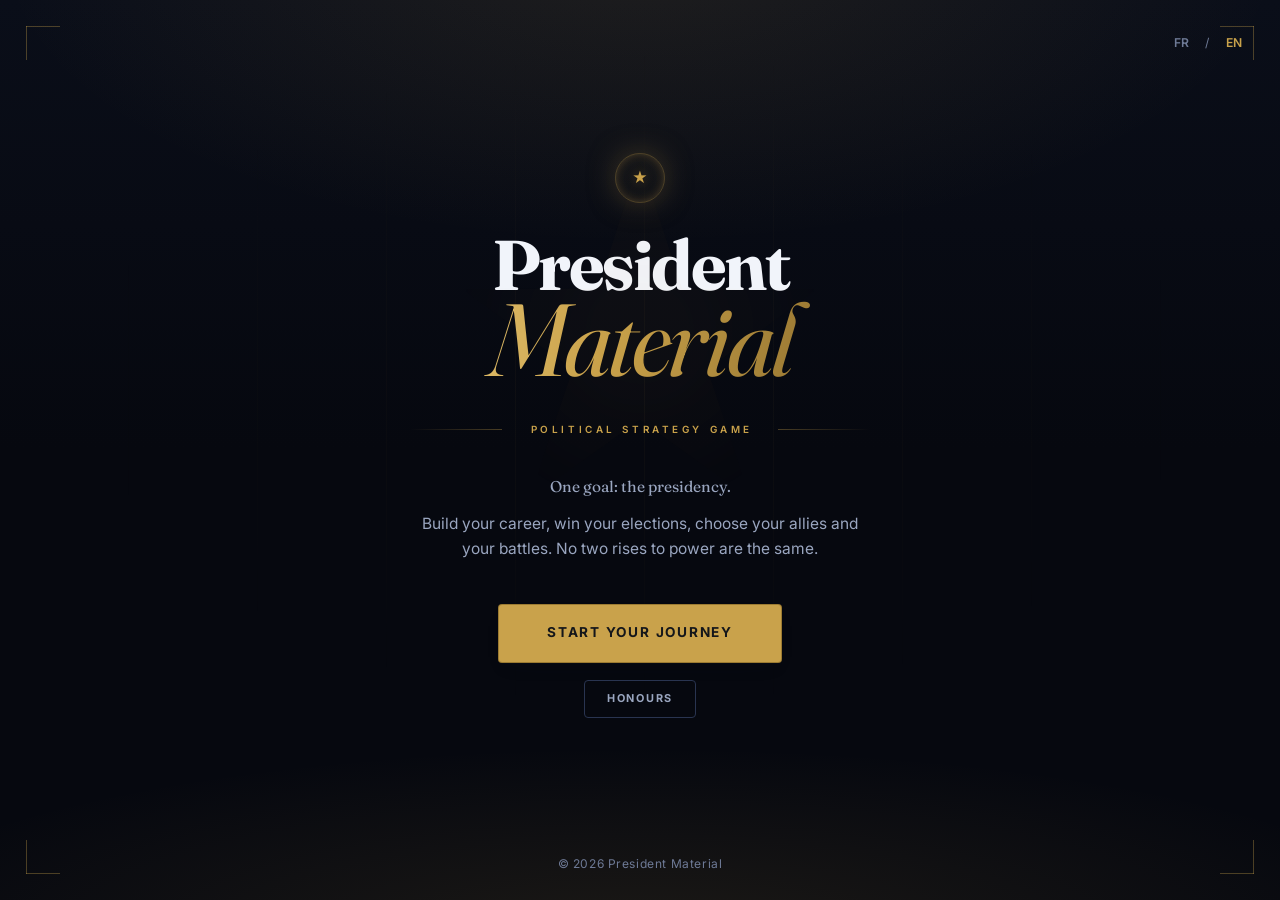
<file: index.html>
<!DOCTYPE html>
<html lang="fr">
<head>
  <meta charset="UTF-8">
  <meta name="viewport" content="width=device-width, initial-scale=1.0">
  <title>President Material</title>
  <meta name="description" content="President Material est un jeu de stratégie politique qui se joue dans le navigateur.">
  <link rel="icon" href="data:image/svg+xml,%3Csvg xmlns='http://www.w3.org/2000/svg' viewBox='0 0 100 100'%3E%3Ctext x='50' y='78' font-size='80' text-anchor='middle' fill='%23c9a24b'%3E%E2%98%85%3C/text%3E%3C/svg%3E">
  <link rel="stylesheet" href="css/style.css">
</head>
<body class="page-landing" data-page-title="page_title_home">

  <nav class="lang-switch lang-switch-floating" aria-label="Language switch">
    <button type="button" class="lang-btn is-active" data-lang="fr">FR</button>
    <span class="lang-sep" aria-hidden="true">/</span>
    <button type="button" class="lang-btn" data-lang="en">EN</button>
  </nav>

  <main class="landing">
    <div class="landing-inner">

      <p class="brand-seal" aria-hidden="true"><span>★</span></p>

      <h1 class="brand">
        <span class="brand-name">President</span>
        <span class="brand-em">Material</span>
      </h1>

      <p class="brand-sub"><span data-i18n="brand_sub">Jeu de stratégie politique</span></p>

      <div class="landing-desc">
        <p class="landing-lead" data-i18n="desc_1">
          Un objectif : la présidence de la République.
        </p>
        <p data-i18n="desc_2">
          Construisez votre carrière, gagnez vos élections, choisissez vos
          alliés et vos combats. Aucune ascension ne se ressemble.
        </p>
      </div>

      <div class="landing-actions">
        <a href="create.html" class="btn btn-primary btn-xl" data-i18n="cta_start">
          Commencez votre ascension
        </a>
        <a href="achievements.html" class="btn btn-outline btn-sm" data-i18n="cta_achievements">
          Distinctions
        </a>
      </div>

    </div>
  </main>

  <footer class="landing-footer">
    <p data-i18n="footer_text">© 2026 President Material</p>
  </footer>

  <script src="js/script.js"></script>
</body>
</html>
</file>
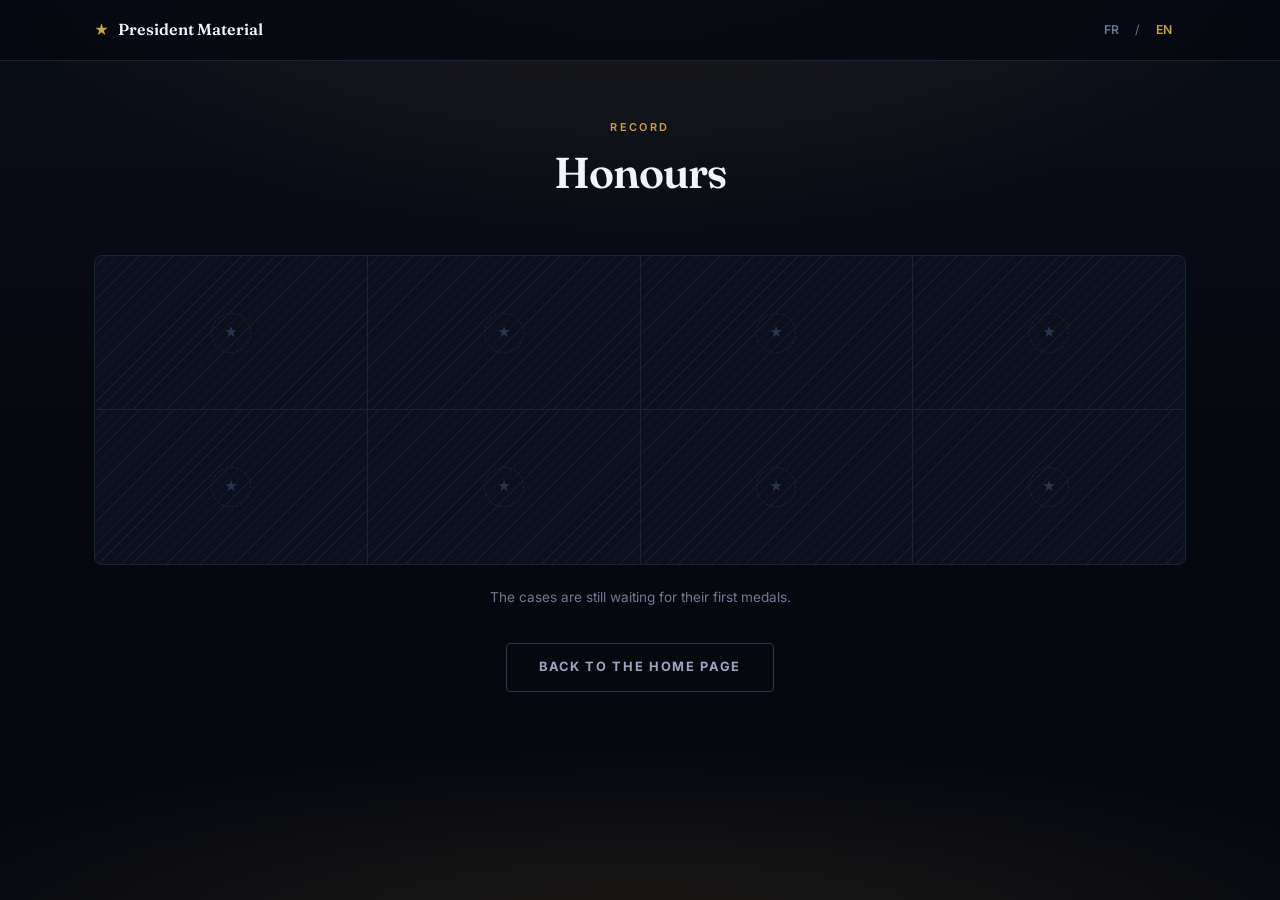
<file: achievements.html>
<!DOCTYPE html>
<html lang="fr">
<head>
  <meta charset="UTF-8">
  <meta name="viewport" content="width=device-width, initial-scale=1.0">
  <title>Distinctions · President Material</title>
  <meta name="description" content="Les distinctions décernées par President Material.">
  <link rel="icon" href="data:image/svg+xml,%3Csvg xmlns='http://www.w3.org/2000/svg' viewBox='0 0 100 100'%3E%3Ctext x='50' y='78' font-size='80' text-anchor='middle' fill='%23c9a24b'%3E%E2%98%85%3C/text%3E%3C/svg%3E">
  <link rel="stylesheet" href="css/style.css">
</head>
<body class="page-achievements" data-page-title="page_title_achievements">

  <header class="site-header">
    <div class="container header-inner">
      <a class="logo" href="index.html">
        <span class="logo-star" aria-hidden="true">★</span>
        <span class="logo-text">President Material</span>
      </a>

      <span></span>

      <nav class="lang-switch" aria-label="Language switch">
        <button type="button" class="lang-btn is-active" data-lang="fr">FR</button>
        <span class="lang-sep" aria-hidden="true">/</span>
        <button type="button" class="lang-btn" data-lang="en">EN</button>
      </nav>
    </div>
  </header>

  <main class="page-main">
    <div class="container">

      <div class="page-head">
        <p class="eyebrow" data-i18n="ach_eyebrow">Palmarès</p>
        <h1 class="page-title" data-i18n="ach_title">Distinctions</h1>
      </div>

      <div class="ach-meter" id="ach-meter" hidden>
        <span class="ach-count">0 / 0</span>
        <span class="ach-bar"><span class="ach-bar-fill"></span></span>
        <span class="ach-meter-label" data-i18n="ach_meter_label">obtenues</span>
      </div>

      <ul class="ach-grid" id="ach-grid"></ul>

      <p class="ach-empty" id="ach-empty" data-i18n="ach_empty" hidden>
        Les vitrines attendent leurs premières médailles.
      </p>

      <p class="ach-back">
        <a href="index.html" class="btn btn-outline" data-i18n="back_to_home">Revenir à l'accueil</a>
      </p>

    </div>
  </main>

  <script src="js/script.js"></script>
  <script src="js/achievements.data.js"></script>
  <script src="js/achievements.js"></script>
</body>
</html>
</file>
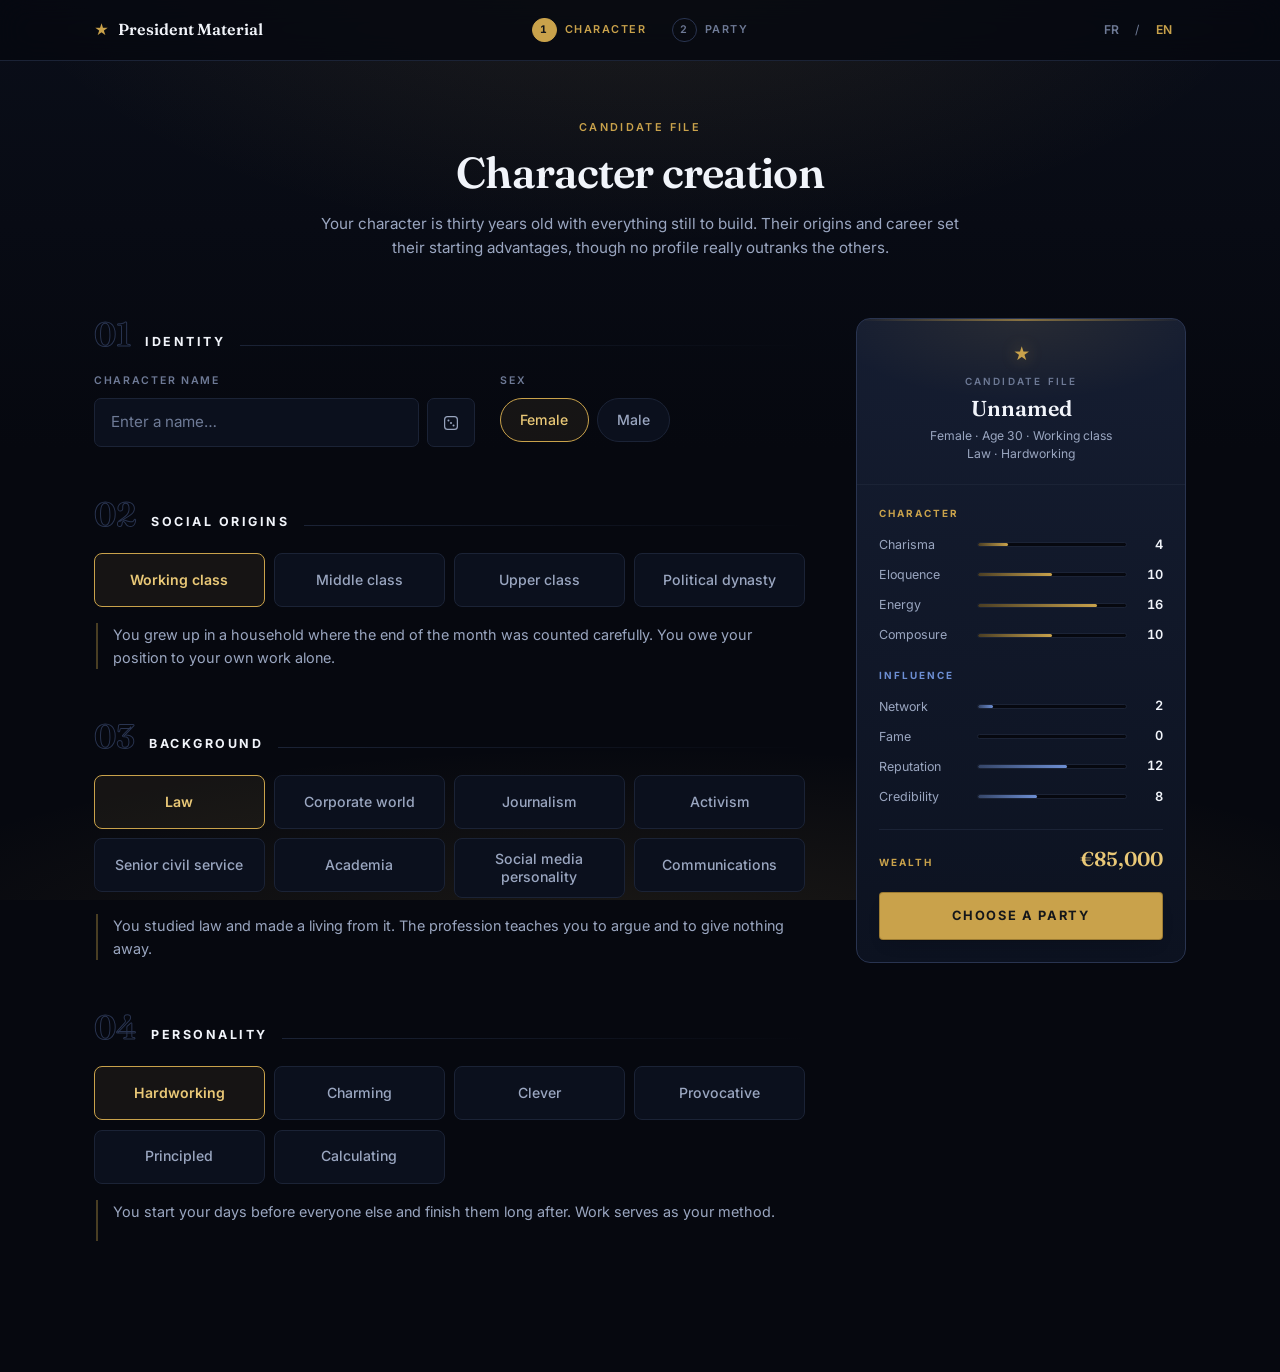
<file: create.html>
<!DOCTYPE html>
<html lang="fr">
<head>
  <meta charset="UTF-8">
  <meta name="viewport" content="width=device-width, initial-scale=1.0">
  <title>Création de personnage · President Material</title>
  <meta name="description" content="Créez votre personnage et commencez votre ascension politique.">
  <link rel="icon" href="data:image/svg+xml,%3Csvg xmlns='http://www.w3.org/2000/svg' viewBox='0 0 100 100'%3E%3Ctext x='50' y='78' font-size='80' text-anchor='middle' fill='%23c9a24b'%3E%E2%98%85%3C/text%3E%3C/svg%3E">
  <link rel="stylesheet" href="css/style.css">
</head>
<body class="page-create" data-page-title="page_title_create">

  <header class="site-header">
    <div class="container header-inner">
      <a class="logo" href="index.html">
        <span class="logo-star" aria-hidden="true">★</span>
        <span class="logo-text">President Material</span>
      </a>

      <ol class="steps" aria-label="Étapes">
        <li class="step is-current">
          <span class="step-num">1</span>
          <span class="step-label" data-i18n="step_character">Personnage</span>
        </li>
        <li class="step">
          <span class="step-num">2</span>
          <span class="step-label" data-i18n="step_party">Parti</span>
        </li>
      </ol>

      <nav class="lang-switch" aria-label="Language switch">
        <button type="button" class="lang-btn is-active" data-lang="fr">FR</button>
        <span class="lang-sep" aria-hidden="true">/</span>
        <button type="button" class="lang-btn" data-lang="en">EN</button>
      </nav>
    </div>
  </header>

  <main class="page-main">
    <div class="container">

      <div class="page-head">
        <p class="eyebrow" data-i18n="create_eyebrow">Dossier du candidat</p>
        <h1 class="page-title" data-i18n="create_title">Création de personnage</h1>
        <p class="page-sub" data-i18n="create_sub">Votre personnage a trente ans et tout à construire. Ses origines et son parcours déterminent ses atouts de départ, sans qu'aucun profil ne l'emporte vraiment sur les autres.</p>
      </div>

      <div class="page-layout">

        <!-- ===== Colonne formulaire ===== -->
        <form id="character-form" class="form-col" autocomplete="off">

          <!-- 01 · Identité -->
          <section class="form-section">
            <header class="section-head">
              <span class="section-index" aria-hidden="true">01</span>
              <h2 class="section-title" data-i18n="field_identity">Identité</h2>
            </header>

            <div class="identity-grid">
              <div class="identity-cell">
                <label class="micro-label" for="char-name" data-i18n="label_name">Nom du personnage</label>
                <div class="input-row">
                  <input class="text-input" type="text" id="char-name" name="name"
                         data-i18n-placeholder="placeholder_name" placeholder="Entrez un nom…" maxlength="32">
                  <button type="button" class="icon-btn" id="random-name"
                          data-i18n-title="random_name_label" data-i18n-aria="random_name_label"
                          title="Générer un nom au hasard" aria-label="Générer un nom au hasard">
                    <svg viewBox="0 0 24 24" width="18" height="18" fill="none" stroke="currentColor"
                         stroke-width="1.6" stroke-linejoin="round" aria-hidden="true">
                      <rect x="3.5" y="3.5" width="17" height="17" rx="4"/>
                      <circle cx="8.6" cy="8.6" r="1.35" fill="currentColor" stroke="none"/>
                      <circle cx="12" cy="12" r="1.35" fill="currentColor" stroke="none"/>
                      <circle cx="15.4" cy="15.4" r="1.35" fill="currentColor" stroke="none"/>
                    </svg>
                  </button>
                </div>
              </div>

              <div class="identity-cell">
                <p class="micro-label" data-i18n="label_sex">Sexe</p>
                <div class="choice-row" role="radiogroup" data-i18n-aria="label_sex" aria-label="Sexe">
                  <label class="choice-pill">
                    <input type="radio" name="sex" value="female" checked>
                    <span data-i18n="sex_female">Femme</span>
                  </label>
                  <label class="choice-pill">
                    <input type="radio" name="sex" value="male">
                    <span data-i18n="sex_male">Homme</span>
                  </label>
                </div>
              </div>
            </div>
          </section>

          <!-- 02 · Origine sociale -->
          <section class="form-section">
            <header class="section-head">
              <span class="section-index" aria-hidden="true">02</span>
              <h2 class="section-title" data-i18n="field_origin">Origine sociale</h2>
            </header>

            <div class="tile-grid" role="radiogroup" data-i18n-aria="field_origin" aria-label="Origine sociale">
              <label class="tile">
                <input type="radio" name="origin" value="modest" checked>
                <span class="tile-face" data-i18n="origin_modest">Milieu modeste</span>
              </label>
              <label class="tile">
                <input type="radio" name="origin" value="middle">
                <span class="tile-face" data-i18n="origin_middle">Classe moyenne</span>
              </label>
              <label class="tile">
                <input type="radio" name="origin" value="bourgeois">
                <span class="tile-face" data-i18n="origin_bourgeois">Grande bourgeoisie</span>
              </label>
              <label class="tile">
                <input type="radio" name="origin" value="dynasty">
                <span class="tile-face" data-i18n="origin_dynasty">Dynastie politique</span>
              </label>
            </div>

            <p class="pick-desc" id="origin-desc" aria-live="polite"></p>
          </section>

          <!-- 03 · Parcours -->
          <section class="form-section">
            <header class="section-head">
              <span class="section-index" aria-hidden="true">03</span>
              <h2 class="section-title" data-i18n="field_background">Parcours</h2>
            </header>

            <div class="tile-grid" role="radiogroup" data-i18n-aria="field_background" aria-label="Parcours">
              <label class="tile">
                <input type="radio" name="background" value="law" checked>
                <span class="tile-face" data-i18n="bg_law">Droit</span>
              </label>
              <label class="tile">
                <input type="radio" name="background" value="business">
                <span class="tile-face" data-i18n="bg_business">Monde de l'entreprise</span>
              </label>
              <label class="tile">
                <input type="radio" name="background" value="journalism">
                <span class="tile-face" data-i18n="bg_journalism">Journalisme</span>
              </label>
              <label class="tile">
                <input type="radio" name="background" value="activism">
                <span class="tile-face" data-i18n="bg_activism">Militantisme</span>
              </label>
              <label class="tile">
                <input type="radio" name="background" value="civil">
                <span class="tile-face" data-i18n="bg_civil">Haute fonction publique</span>
              </label>
              <label class="tile">
                <input type="radio" name="background" value="academia">
                <span class="tile-face" data-i18n="bg_academia">Université</span>
              </label>
              <label class="tile">
                <input type="radio" name="background" value="celebrity">
                <span class="tile-face" data-i18n="bg_celebrity">Personnalité des réseaux</span>
              </label>
              <label class="tile">
                <input type="radio" name="background" value="comms">
                <span class="tile-face" data-i18n="bg_comms">Communication</span>
              </label>
            </div>

            <p class="pick-desc" id="background-desc" aria-live="polite"></p>
          </section>

          <!-- 04 · Personnalité -->
          <section class="form-section">
            <header class="section-head">
              <span class="section-index" aria-hidden="true">04</span>
              <h2 class="section-title" data-i18n="field_personality">Personnalité</h2>
            </header>

            <div class="tile-grid" role="radiogroup" data-i18n-aria="field_personality" aria-label="Personnalité">
              <label class="tile">
                <input type="radio" name="personality" value="hardworking" checked>
                <span class="tile-face" data-i18n="perso_hardworking">Acharné</span>
              </label>
              <label class="tile">
                <input type="radio" name="personality" value="charming">
                <span class="tile-face" data-i18n="perso_charming">Charmeur</span>
              </label>
              <label class="tile">
                <input type="radio" name="personality" value="clever">
                <span class="tile-face" data-i18n="perso_clever">Brillant</span>
              </label>
              <label class="tile">
                <input type="radio" name="personality" value="provocative">
                <span class="tile-face" data-i18n="perso_provocative">Provocateur</span>
              </label>
              <label class="tile">
                <input type="radio" name="personality" value="principled">
                <span class="tile-face" data-i18n="perso_principled">Intègre</span>
              </label>
              <label class="tile">
                <input type="radio" name="personality" value="calculating">
                <span class="tile-face" data-i18n="perso_calculating">Calculateur</span>
              </label>
            </div>

            <p class="pick-desc" id="personality-desc" aria-live="polite"></p>
          </section>

        </form>

        <!-- ===== Colonne fiche personnage ===== -->
        <aside class="sheet" aria-live="polite">
          <div class="sheet-inner">
            <div class="sheet-head">
              <span class="sheet-star" aria-hidden="true">★</span>
              <p class="sheet-label" data-i18n="sheet_label">Fiche du candidat</p>
              <p class="sheet-name" id="sheet-name" data-i18n="sheet_name_empty">Sans nom</p>
              <p class="sheet-meta" id="sheet-meta"></p>
              <p class="sheet-meta" id="sheet-meta-2"></p>
            </div>

            <div class="sheet-stats">
              <!-- Jauges générées par js/data.js -->
              <div id="sheet-stat-groups"></div>

              <!-- La fortune n'est pas une jauge : c'est un capital de départ. -->
              <div class="sheet-money">
                <span class="sheet-money-label" data-i18n="money_label">Fortune</span>
                <span class="sheet-money-value" id="sheet-money">0 €</span>
              </div>
            </div>

            <div class="sheet-actions">
              <button type="submit" form="character-form" class="btn btn-primary btn-block" data-i18n="cta_continue">Choisir un parti</button>
            </div>
          </div>
        </aside>

      </div>
    </div>
  </main>

  <script src="js/script.js"></script>
  <script src="js/balance.js"></script>
  <script src="js/names.data.js"></script>
  <script src="js/traits.data.js"></script>
  <script src="js/data.js"></script>
  <script src="js/create.js"></script>
</body>
</html>
</file>
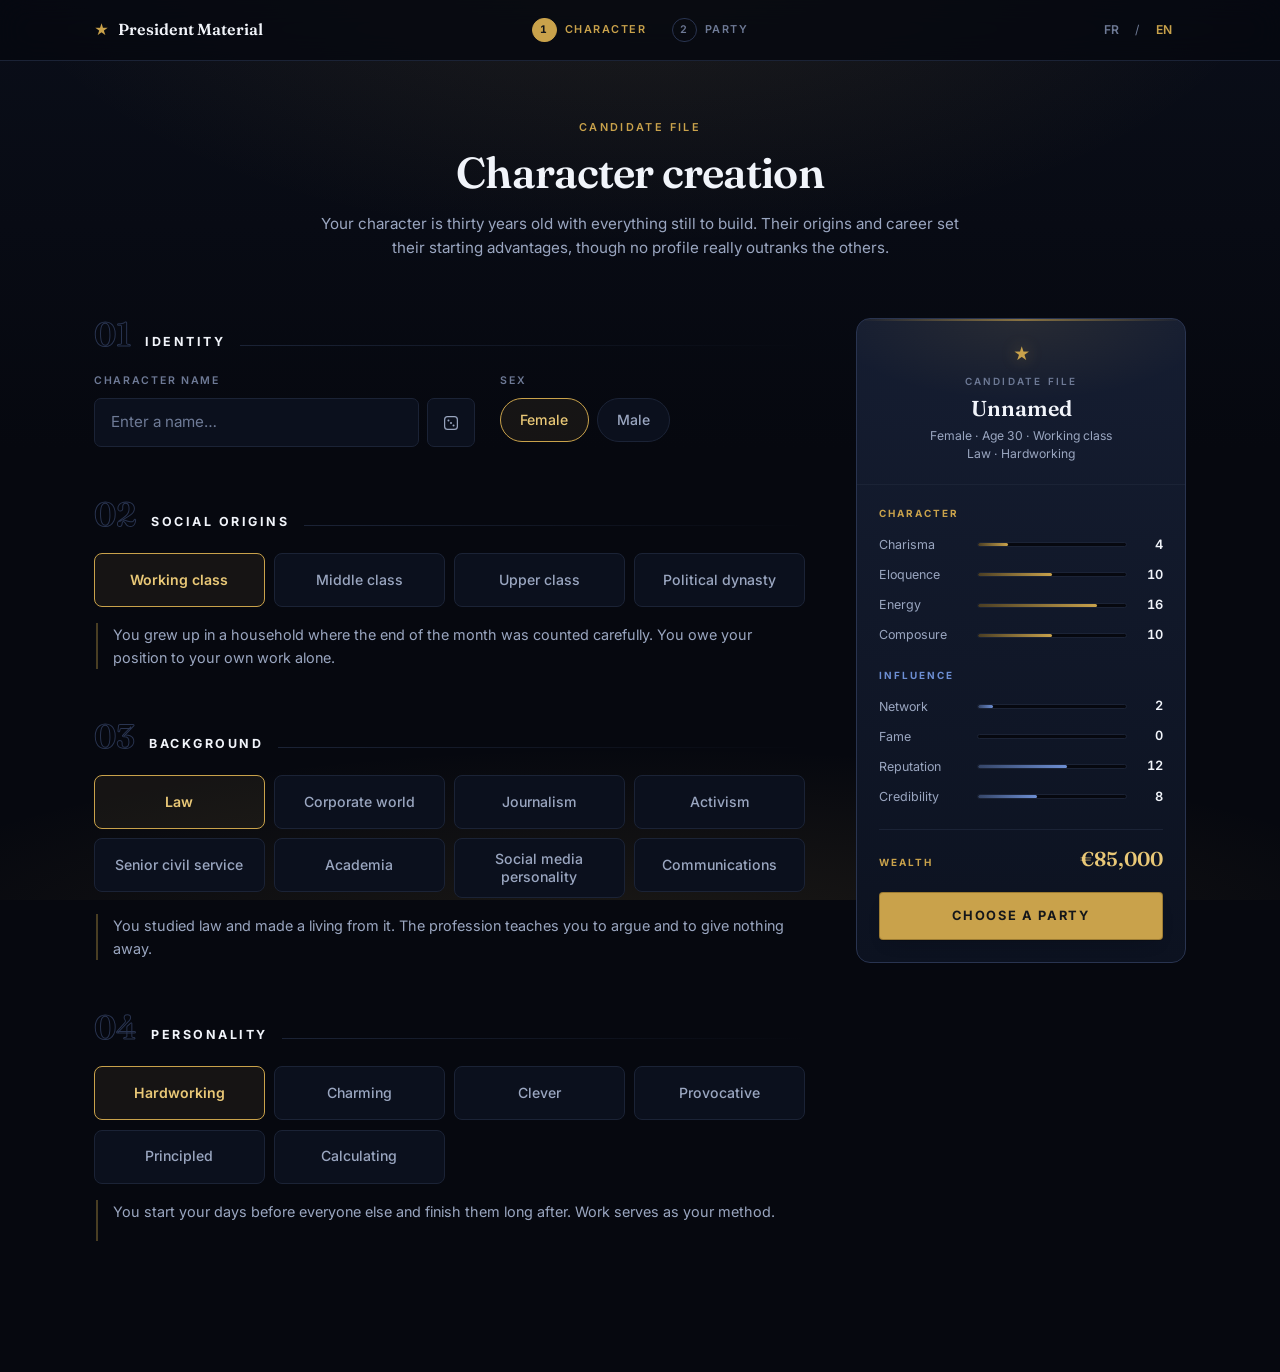
<file: game.html>
<!DOCTYPE html>
<html lang="fr">
<head>
  <meta charset="UTF-8">
  <meta name="viewport" content="width=device-width, initial-scale=1.0">
  <title>En campagne · President Material</title>
  <meta name="description" content="Menez votre carrière politique jusqu'à la présidence.">
  <link rel="icon" href="data:image/svg+xml,%3Csvg xmlns='http://www.w3.org/2000/svg' viewBox='0 0 100 100'%3E%3Ctext x='50' y='78' font-size='80' text-anchor='middle' fill='%23c9a24b'%3E%E2%98%85%3C/text%3E%3C/svg%3E">
  <link rel="stylesheet" href="css/style.css">
</head>
<body class="page-create page-game" data-page-title="page_title_game">

  <header class="site-header">
    <div class="container header-inner">
      <a class="logo" href="index.html">
        <span class="logo-star" aria-hidden="true">★</span>
        <span class="logo-text">President Material</span>
      </a>

      <span aria-hidden="true"></span>

      <nav class="lang-switch" aria-label="Language switch">
        <button type="button" class="lang-btn is-active" data-lang="fr">FR</button>
        <span class="lang-sep" aria-hidden="true">/</span>
        <button type="button" class="lang-btn" data-lang="en">EN</button>
      </nav>
    </div>
  </header>

  <main class="page-main">
    <div class="container">
      <div class="page-layout game-layout">

        <!-- ===== Fiche du candidat, mise à jour en direct ===== -->
        <aside class="sheet game-sheet" aria-live="polite">
          <div class="sheet-inner">
            <div class="sheet-head">
              <span class="sheet-star" aria-hidden="true">★</span>
              <p class="sheet-label" data-i18n="sheet_label">Fiche du candidat</p>
              <p class="sheet-name" id="sheet-name"></p>
              <p class="sheet-meta" id="sheet-meta"></p>
              <p class="sheet-meta sheet-position" id="sheet-meta-2"></p>
            </div>

            <div class="sheet-stats">
              <!-- Les deux jauges de carrière, propres à la partie en cours -->
              <div class="gauges">
                <div class="gauge gauge-general" id="gauge-general">
                  <div class="gauge-head">
                    <span class="gauge-label" id="gauge-pop-label"></span>
                    <span class="gauge-value" id="gauge-pop-value">0</span>
                  </div>
                  <span class="gauge-track"><span class="gauge-fill gauge-fill-pop" id="gauge-pop-fill"></span></span>
                  <div class="electorates" id="electorates"></div>
                </div>
                <div class="gauge">
                  <div class="gauge-head">
                    <span class="gauge-label" id="gauge-standing-label"></span>
                    <span class="gauge-value" id="gauge-standing-value">0</span>
                  </div>
                  <span class="gauge-track"><span class="gauge-fill gauge-fill-standing" id="gauge-standing-fill"></span></span>

                </div>
              </div>

              <!-- Jauges de statistiques générées par js/data.js -->
              <div id="sheet-stat-groups"></div>

              <!-- Ce que la carrière a laissé sur le personnage. Les traits
                   remontent juste sous les statistiques : ils se lisent avec
                   elles, puisqu'ils les modifient. -->
              <div class="sheet-traits">
                <p class="sheet-group-title" data-i18n="label_traits">Traits</p>
                <div id="trait-rows"></div>
              </div>

              <!-- L'ARGENT, EN BAS ET D'UN SEUL TENANT. La fortune était une
                   ligne isolée au milieu de la fiche et le budget se trouvait
                   trois blocs plus bas : on ne pouvait pas lire ce qu'on a et
                   ce qu'on en fait au même endroit. -->
              <div class="sheet-purse">
                <p class="sheet-group-title" data-i18n="money_section">Vos moyens</p>
                <div class="sheet-money">
                  <span class="sheet-money-label" data-i18n="money_label">Fortune</span>
                  <span class="sheet-money-value" id="sheet-money">0 €</span>
                  <span class="sheet-money-balance" id="sheet-balance"></span>
                </div>
                <div id="sheet-budget"></div>
              </div>
            </div>

            <div class="sheet-actions">
              <button type="button" class="ghost-btn" id="retire-btn" data-i18n="game_retire">Prendre sa retraite</button>
            </div>
          </div>
        </aside>

        <!-- ===== La carte du tour, le pays autour, puis le journal ===== -->
        <section class="form-col game-col">

          <!-- Ce qui arrive : les quatre prochaines échéances, et ce
               qu'elles veulent dire pour le joueur. -->
          <nav class="calendar" id="election-calendar" aria-live="polite" hidden></nav>

          <div id="event-area" aria-live="polite"></div>

          <!-- Deux rapports de force, et ce ne sont pas les mêmes : ce que
               pèsent les camps dans l'opinion, et ce qu'ils tiennent à
               l'Assemblée. Un onglet chacun. -->
          <div class="side-panel">
            <div class="panel-tabs" role="tablist">
              <button type="button" class="panel-tab is-active" role="tab"
                      data-tab="assembly" data-i18n="tab_power">Le pouvoir</button>
              <button type="button" class="panel-tab" role="tab"
                      data-tab="landscape" data-i18n="tab_opinion">Dans l'opinion</button>
            </div>
            <div class="panel-pane" id="pane-assembly" role="tabpanel"></div>
            <div class="panel-pane" id="pane-landscape" role="tabpanel" hidden></div>
          </div>

          <div class="side-panel side-panel-quiet">
            <p class="panel-title" data-i18n="label_journal">Journal</p>
            <div class="panel-pane" id="pane-journal"></div>
          </div>
        </section>

      </div>
    </div>
  </main>

  <script src="js/script.js"></script>
  <script src="js/balance.js"></script>
  <script src="js/names.data.js"></script>
  <script src="js/data.js"></script>
  <script src="js/traits.data.js"></script>
  <script src="js/budget.data.js"></script>
  <script src="js/endings.data.js"></script>
  <!-- Événements, éclatés par thème puis assemblés dans EVENT_DATA.
       Tous les EV_* doivent être chargés avant _assemble.data.js, qui les
       concatène, lui-même avant js/game/interprete.js qui lit EVENT_DATA. -->
  <script src="js/events/debuts.data.js"></script>
  <script src="js/events/medias.data.js"></script>
  <script src="js/events/argent.data.js"></script>
  <script src="js/events/appareil.data.js"></script>
  <script src="js/events/arbitrages.data.js"></script>
  <script src="js/events/epoque.data.js"></script>
  <script src="js/events/chaines.data.js"></script>
  <script src="js/events/rivaux.data.js"></script>
  <script src="js/events/vie_privee.data.js"></script>
  <script src="js/events/partis.data.js"></script>
  <script src="js/events/caractere.data.js"></script>
  <script src="js/events/institutions.data.js"></script>
  <script src="js/events/assemblee.data.js"></script>
  <script src="js/events/grandes_decisions.data.js"></script>
  <script src="js/events/divers.data.js"></script>
  <script src="js/events/declin.data.js"></script>
  <script src="js/events/campaign.data.js"></script>
  <script src="js/events/runoff.data.js"></script>
  <script src="js/events/nomination.data.js"></script>
  <script src="js/events/support.data.js"></script>
  <script src="js/events/aside.data.js"></script>
  <script src="js/events/races.data.js"></script>
  <script src="js/events/_assemble.data.js"></script>
  <script src="js/game/carriere.js"></script>
  <script src="js/game/corps.js"></script>
  <script src="js/game/traits.js"></script>
  <script src="js/game/argent.js"></script>
  <script src="js/game/opinion.js"></script>
  <script src="js/game/urnes.js"></script>
  <script src="js/game/interprete.js"></script>
  <!-- Les temps forts. registry.js cree MODES ; chaque mode s'y inscrit au
       chargement, donc tous AVANT game.js, qui ne le lit qu'a l'execution. -->
  <script src="js/game/registry.js"></script>
  <script src="js/game/render/fiche.js"></script>
  <script src="js/game/render/panneaux.js"></script>
  <script src="js/game/render/carte.js"></script>
  <script src="js/game/render/budget.js"></script>
  <script src="js/game/render/fin.js"></script>
  <script src="js/game/modes/aside.js"></script>
  <script src="js/game/modes/scrutin.js"></script>
  <script src="js/game/modes/soutien.js"></script>
  <script src="js/game/modes/primaire.js"></script>
  <script src="js/game/modes/presidentielle.js"></script>
  <script src="js/game/modes/race.js"></script>
  <script src="js/game/modes/investiture.js"></script>
  <script src="js/game.js"></script>
</body>
</html>
</file>
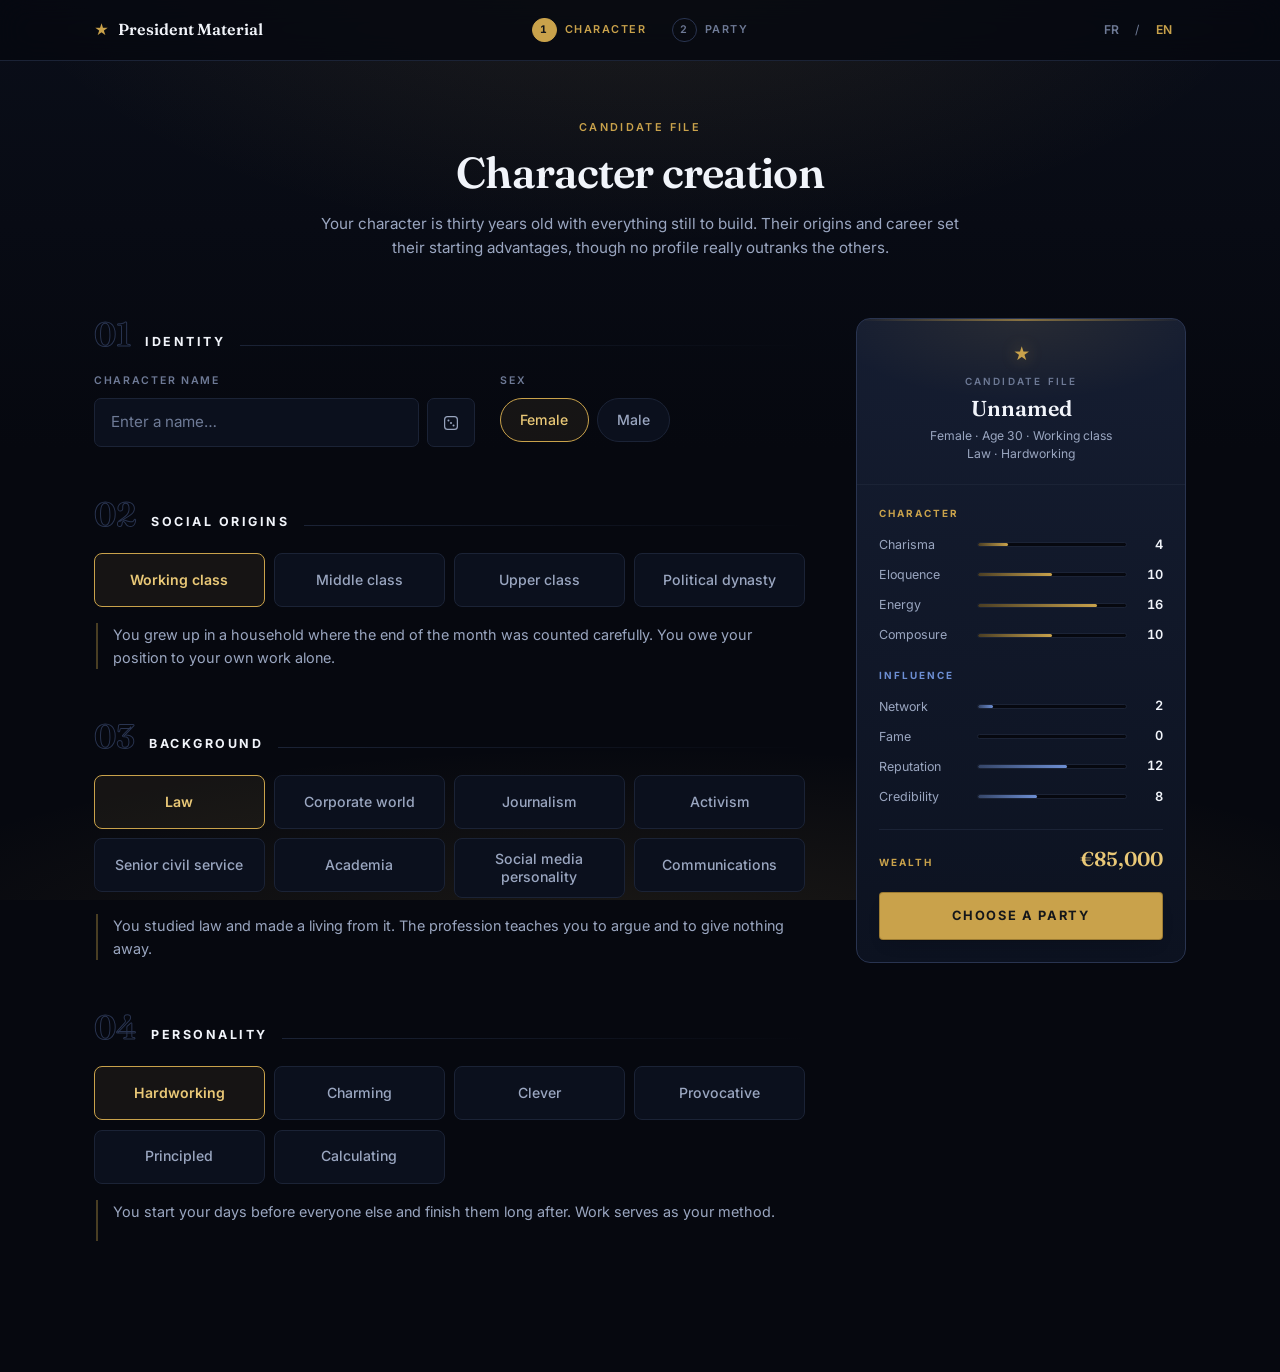
<file: party.html>
<!DOCTYPE html>
<html lang="fr">
<head>
  <meta charset="UTF-8">
  <meta name="viewport" content="width=device-width, initial-scale=1.0">
  <title>Choix du parti · President Material</title>
  <meta name="description" content="Choisissez le parti dans lequel votre personnage commencera sa carrière.">
  <link rel="icon" href="data:image/svg+xml,%3Csvg xmlns='http://www.w3.org/2000/svg' viewBox='0 0 100 100'%3E%3Ctext x='50' y='78' font-size='80' text-anchor='middle' fill='%23c9a24b'%3E%E2%98%85%3C/text%3E%3C/svg%3E">
  <link rel="stylesheet" href="css/style.css">
</head>
<body class="page-create" data-page-title="page_title_party">

  <header class="site-header">
    <div class="container header-inner">
      <a class="logo" href="index.html">
        <span class="logo-star" aria-hidden="true">★</span>
        <span class="logo-text">President Material</span>
      </a>

      <ol class="steps" aria-label="Étapes">
        <li class="step is-done">
          <span class="step-num">1</span>
          <span class="step-label" data-i18n="step_character">Personnage</span>
        </li>
        <li class="step is-current">
          <span class="step-num">2</span>
          <span class="step-label" data-i18n="step_party">Parti</span>
        </li>
      </ol>

      <nav class="lang-switch" aria-label="Language switch">
        <button type="button" class="lang-btn is-active" data-lang="fr">FR</button>
        <span class="lang-sep" aria-hidden="true">/</span>
        <button type="button" class="lang-btn" data-lang="en">EN</button>
      </nav>
    </div>
  </header>

  <main class="page-main">
    <div class="container">

      <div class="page-head">
        <p class="eyebrow" data-i18n="party_eyebrow">Entrée en politique</p>
        <h1 class="page-title" data-i18n="party_title">Choix du parti</h1>
        <p class="page-sub" data-i18n="party_sub">Choisissez le parti dans lequel vous vous lancez. Ce ne sera pas forcément celui dans lequel vous finirez.</p>
      </div>

      <div class="page-layout">

        <!-- ===== Colonne partis ===== -->
        <form id="party-form" class="form-col" autocomplete="off">

          <section class="form-section">
            <header class="section-head">
              <span class="section-index" aria-hidden="true">05</span>
              <h2 class="section-title" data-i18n="field_party">Parti</h2>
            </header>

            <!-- Cartes générées par js/party.js -->
            <div class="party-grid" id="party-grid" role="radiogroup" data-i18n-aria="field_party" aria-label="Parti"></div>

            <p class="pick-desc" id="party-desc" aria-live="polite"></p>
          </section>

          <p class="back-link">
            <a href="create.html" data-i18n="back_to_character">Revenir au personnage</a>
          </p>
        </form>

        <!-- ===== Colonne fiche personnage ===== -->
        <aside class="sheet" aria-live="polite">
          <div class="sheet-inner">
            <div class="sheet-head">
              <span class="sheet-star" aria-hidden="true">★</span>
              <p class="sheet-label" data-i18n="sheet_label">Fiche du candidat</p>
              <p class="sheet-name" id="sheet-name" data-i18n="sheet_name_empty">Sans nom</p>
              <p class="sheet-meta" id="sheet-meta"></p>
              <p class="sheet-meta" id="sheet-meta-2"></p>
            </div>

            <div class="sheet-stats">
              <!-- Jauges générées par js/data.js -->
              <div id="sheet-stat-groups"></div>

              <div class="sheet-money">
                <span class="sheet-money-label" data-i18n="money_label">Fortune</span>
                <span class="sheet-money-value" id="sheet-money">0 €</span>
              </div>

              <!-- Parti sélectionné : positionnement, difficulté et compatibilité. -->
              <div class="sheet-party">
                <p class="sheet-group-title sheet-group-title-party" data-i18n="field_party">Parti</p>
                <p class="sheet-party-name" id="sheet-party-name"></p>
                <div class="sheet-axes" id="sheet-axes"></div>
                <p class="sheet-diff" id="sheet-diff"></p>
                <p class="sheet-fit" id="sheet-fit"></p>
              </div>
            </div>

            <div class="sheet-actions">
              <button type="submit" form="party-form" class="btn btn-primary btn-block" data-i18n="cta_begin">Commencer la partie</button>
            </div>
          </div>
        </aside>

      </div>
    </div>
  </main>

  <script src="js/script.js"></script>
  <script src="js/balance.js"></script>
  <script src="js/names.data.js"></script>
  <script src="js/traits.data.js"></script>
  <script src="js/data.js"></script>
  <script src="js/party.js"></script>
</body>
</html>
</file>
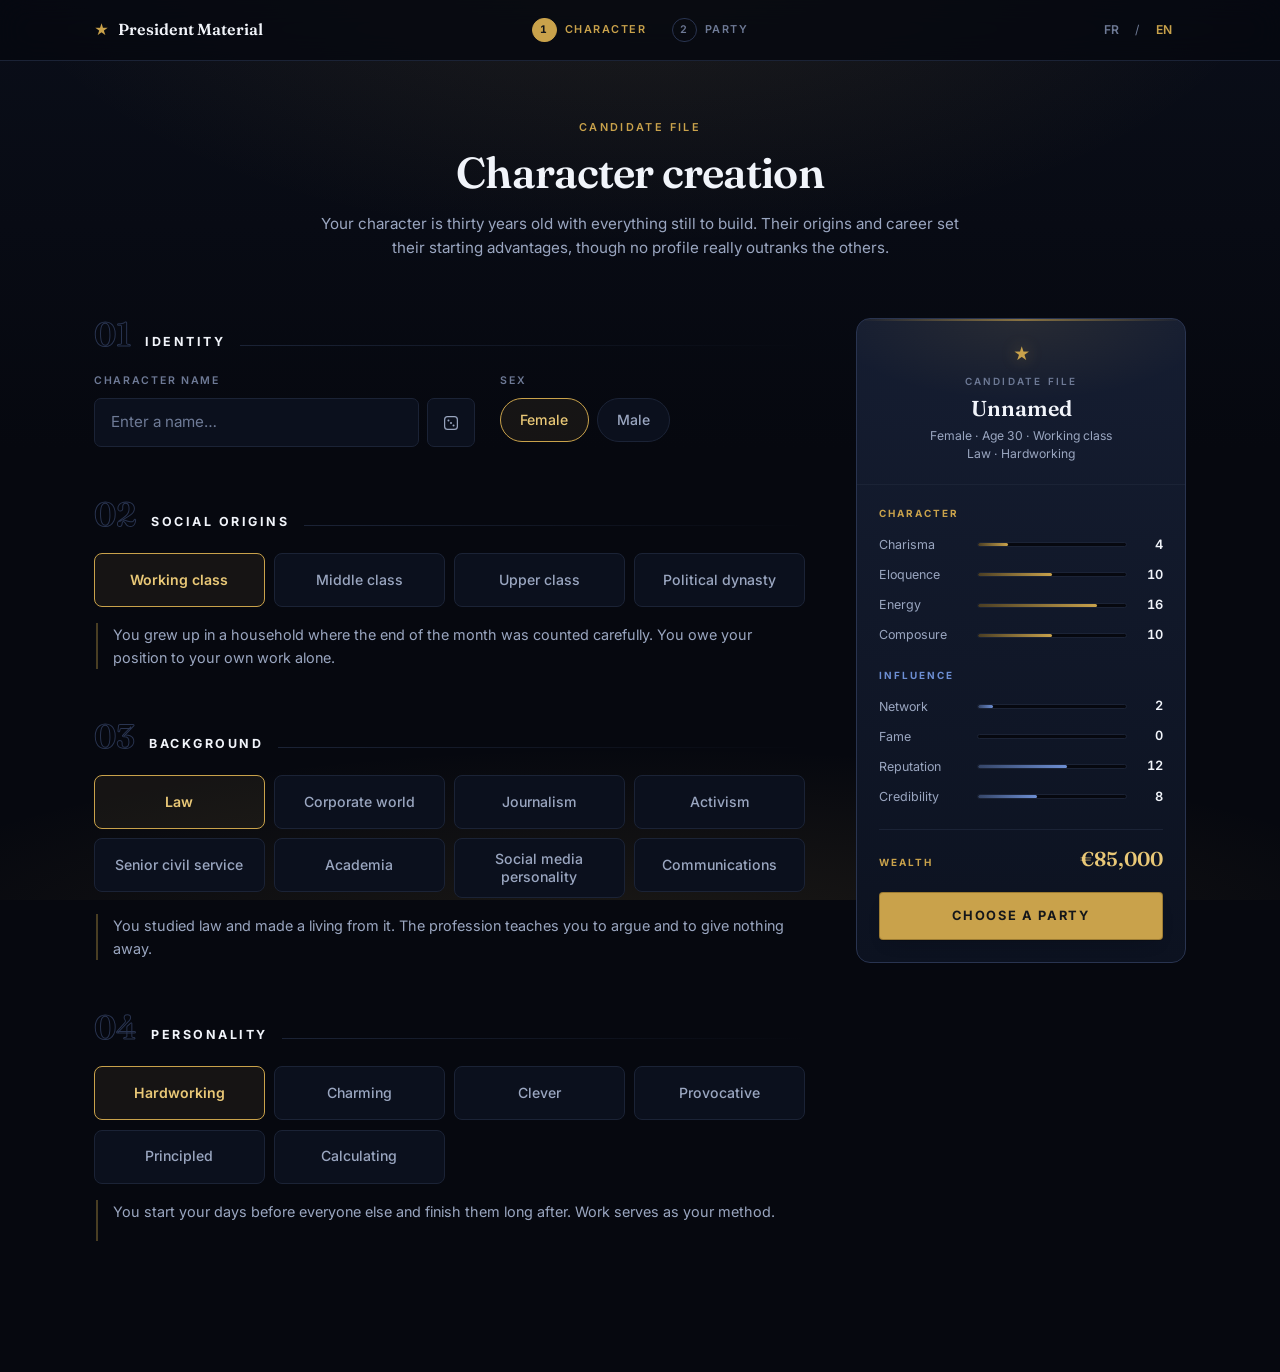
<file: tirage.html>
<!DOCTYPE html>
<html lang="fr">
<head>
  <meta charset="UTF-8">
  <meta name="viewport" content="width=device-width, initial-scale=1.0">
  <title>Le tirage · President Material</title>
  <meta name="description" content="Ce que le sort a distribué à votre personnage avant sa première décision.">
  <link rel="icon" href="data:image/svg+xml,%3Csvg xmlns='http://www.w3.org/2000/svg' viewBox='0 0 100 100'%3E%3Ctext x='50' y='78' font-size='80' text-anchor='middle' fill='%23c9a24b'%3E%E2%98%85%3C/text%3E%3C/svg%3E">
  <link rel="stylesheet" href="css/style.css">
</head>
<body class="page-create page-draw" data-page-title="page_title_draw">

  <header class="site-header">
    <div class="container header-inner">
      <a class="logo" href="index.html">
        <span class="logo-star" aria-hidden="true">★</span>
        <span class="logo-text">President Material</span>
      </a>

      <ol class="steps" aria-label="Étapes">
        <li class="step is-done">
          <span class="step-num">1</span>
          <span class="step-label" data-i18n="step_character">Personnage</span>
        </li>
        <li class="step is-done">
          <span class="step-num">2</span>
          <span class="step-label" data-i18n="step_party">Parti</span>
        </li>
        <li class="step is-current">
          <span class="step-num">3</span>
          <span class="step-label" data-i18n="step_draw">Tirage</span>
        </li>
      </ol>

      <nav class="lang-switch" aria-label="Language switch">
        <button type="button" class="lang-btn is-active" data-lang="fr">FR</button>
        <span class="lang-sep" aria-hidden="true">/</span>
        <button type="button" class="lang-btn" data-lang="en">EN</button>
      </nav>
    </div>
  </header>

  <main class="page-main">
    <div class="container draw-page">

      <p class="eyebrow" data-i18n="draw_tag">Avant de commencer</p>
      <h1 class="draw-heading" id="draw-name"></h1>
      <p class="draw-meta" id="draw-meta"></p>

      <p class="draw-intro" id="draw-intro"></p>

      <div id="draw-cards"></div>

      <div class="draw-actions">
        <a href="game.html" class="btn btn-primary btn-xl" id="draw-begin"
           data-i18n="draw_begin">Commencer la carrière</a>
        <p class="draw-back" data-i18n="draw_final">Cette main est la vôtre. On ne rejoue pas un tirage parce qu'il ne plaît pas.</p>
      </div>

    </div>
  </main>

  <script src="js/script.js"></script>
  <script src="js/balance.js"></script>
  <script src="js/names.data.js"></script>
  <script src="js/traits.data.js"></script>
  <script src="js/data.js"></script>
  <script src="js/tirage.js"></script>
</body>
</html>
</file>
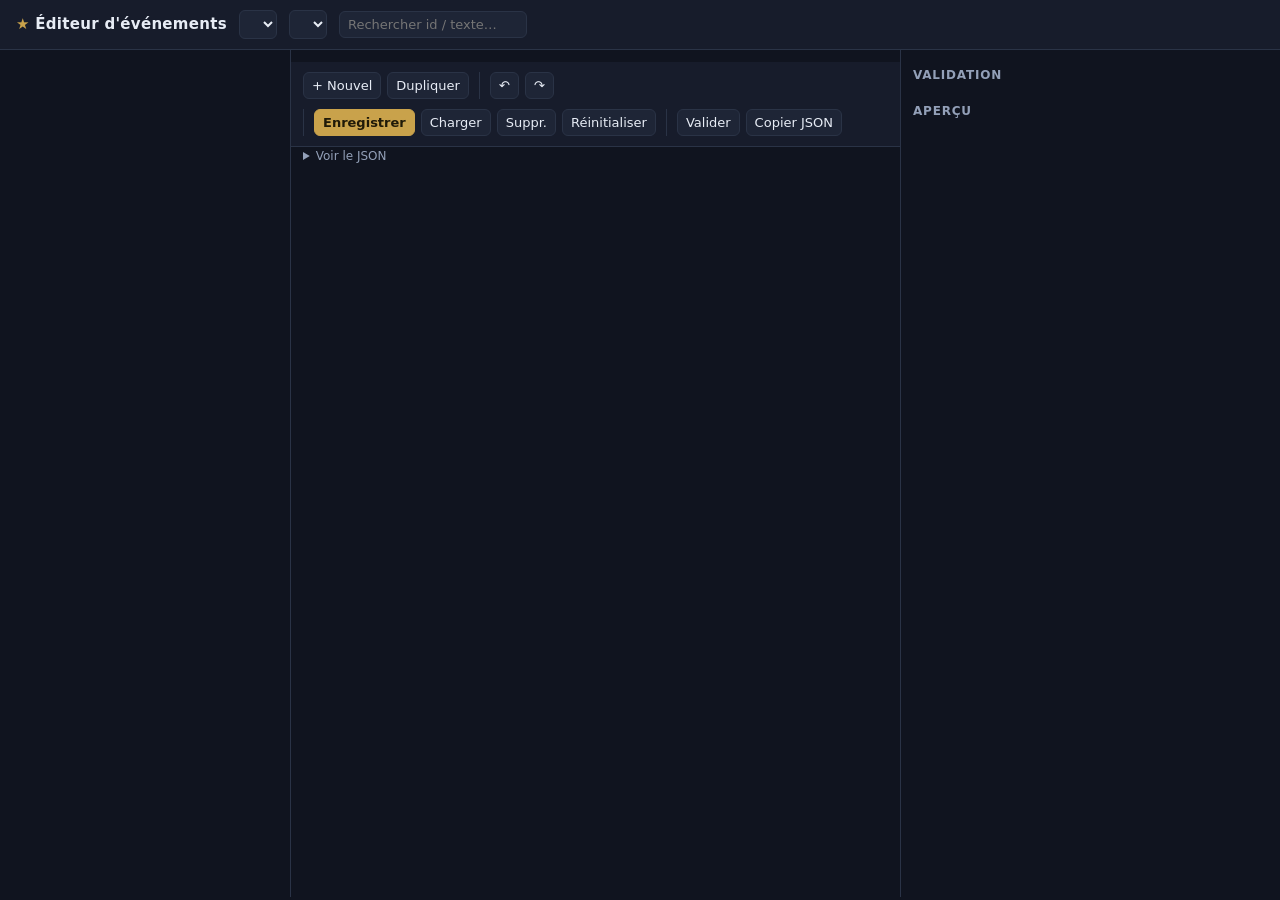
<file: tools/event-editor.html>
<!DOCTYPE html>
<html lang="fr">
<head>
<meta charset="UTF-8">
<meta name="viewport" content="width=device-width, initial-scale=1.0">
<title>Éditeur d'événements · President Material</title>
<link rel="stylesheet" href="editor.css">
</head>
<body>

<header>
  <h1><span class="star">★</span> Éditeur d'événements</h1>
  <select id="deck" title="Deck d'événements"></select>
  <select id="theme" title="Thème (deck events)"></select>
  <input type="text" id="search" placeholder="Rechercher id / texte…">
  <span class="sp"></span>
  <span class="muted" id="loadInfo"></span>
</header>

<main>
  <section class="col" id="listCol">
    <p class="count" id="listCount"></p>
    <div id="list"></div>
  </section>

  <section class="col" id="editCol">
    <div class="toolbar">
      <div class="tgroup">
        <button id="btnNew">+ Nouvel</button>
        <button id="btnDup">Dupliquer</button>
      </div>
      <div class="tgroup">
        <button id="btnUndo" title="Annuler (Ctrl+Z)">↶</button>
        <button id="btnRedo" title="Rétablir (Ctrl+Y)">↷</button>
      </div>
      <div class="tgroup">
        <button id="btnSave" class="primary" title="Enregistrer le brouillon (Ctrl+S)">Enregistrer</button>
        <button id="btnLoadDraft" title="Charger le brouillon enregistré">Charger</button>
        <button id="btnDelDraft" class="danger" title="Supprimer le brouillon enregistré">Suppr.</button>
        <button id="btnRevert" class="danger" title="Revenir à la version d'origine">Réinitialiser</button>
      </div>
      <div class="tgroup">
        <button id="btnValidate" title="Vérifier que l'événement est complet et utilisable">Valider</button>
        <button id="btnCopy" title="Copier le JSON à coller dans le fichier de thème">Copier JSON</button>
      </div>
      <span class="sp"></span>
      <span class="status" id="status"></span>
    </div>

    <p class="target" id="target"></p>
    <div class="banner" id="banner"></div>
    <div id="formHost"></div>
    <details class="json"><summary class="muted">Voir le JSON</summary><pre id="jsonOut"></pre></details>
  </section>

  <section class="col" id="inspectCol">
    <div class="sec"><h2>Validation</h2><div id="validation"></div></div>
    <div class="sec"><h2>Aperçu</h2><div id="preview"></div></div>
  </section>
</main>

<div class="toast" id="toast"></div>
<datalist id="allIds"></datalist>

<!-- Données réelles du jeu (scripts classiques : fonctionnent en file://). -->
<script src="../js/script.js"></script>
<script src="../js/balance.js"></script>
<script src="../js/names.data.js"></script>
<script src="../js/traits.data.js"></script>
<script src="../js/data.js"></script>
<script src="../js/budget.data.js"></script>
<script src="../js/events/debuts.data.js"></script>
<script src="../js/events/medias.data.js"></script>
<script src="../js/events/argent.data.js"></script>
<script src="../js/events/appareil.data.js"></script>
<script src="../js/events/chaines.data.js"></script>
<script src="../js/events/rivaux.data.js"></script>
<script src="../js/events/vie_privee.data.js"></script>
<script src="../js/events/partis.data.js"></script>
<script src="../js/events/caractere.data.js"></script>
<script src="../js/events/institutions.data.js"></script>
<script src="../js/events/assemblee.data.js"></script>
<script src="../js/events/grandes_decisions.data.js"></script>
<script src="../js/events/declin.data.js"></script>
<script src="../js/events/divers.data.js"></script>
<script src="../js/events/campaign.data.js"></script>
<script src="../js/events/runoff.data.js"></script>
<script src="../js/events/nomination.data.js"></script>
<script src="../js/events/support.data.js"></script>
<script src="../js/events/aside.data.js"></script>
<script src="../js/events/races.data.js"></script>
<script src="../js/events/_assemble.data.js"></script>

<!-- Logique de l'éditeur. -->
<script src="editor.js"></script>
</body>
</html>
</file>
<file: css/style.css>
/* ==========================================================================
   President Material
   Direction artistique : nuit institutionnelle et or, typographie éditoriale
   (Fraunces pour l'apparat, Inter pour l'exécution). Peu de cadres, beaucoup
   d'air : les sections sont posées sur la page, pas rangées dans des boîtes.
   ========================================================================== */

@import url("https://fonts.googleapis.com/css2?family=Fraunces:ital,opsz,wght@0,9..144,400;0,9..144,600;0,9..144,700;1,9..144,400&family=Inter:wght@400;500;600;700&display=swap");

:root {
  /* Fonds, du plus profond au plus proche */
  --bg: #06080f;
  --surface: #0b101d;
  --raised: #121a2c;

  /* Traits */
  --line: #1b2336;
  --line-2: #293450;

  /* Encres */
  --ink: #f1f4fa;
  --muted: #9aa6c0;
  --faint: #6e7a96;

  /* Accents */
  --gold: #c9a24b;
  --gold-2: #e9c877;
  --gold-dim: rgba(201, 162, 75, 0.35);
  --gold-ghost: rgba(201, 162, 75, 0.08);
  --blue: #6d8fd4;
  --green: #6ec08a;
  --amber: #cf9455;
  --red: #d16a72;

  /* ------------------------------------------------------------------
     LES SIX COULEURS
     ------------------------------------------------------------------
     Un parti sans couleur est un parti qu'on ne reconnaît pas : les six
     barres du rapport de force étaient identiques, et il fallait lire les
     noms pour savoir qui montait. Chaque camp porte donc sa teinte, choisie
     dans le registre où la vie politique française les range elle-même.

     Elles sont calibrées pour tenir sur le bleu nuit sans le trouer :
     saturation moyenne, clarté élevée, aucune ne rivalise avec l'or, qui
     reste réservé au joueur. La lueur est la même couleur très diluée, pour
     teinter le fond de la page aux couleurs de son camp.
     ------------------------------------------------------------------ */
  --p-radical_left: #e0596a;
  --p-socdem: #e07ba0;
  --p-centrists: #dda149;
  --p-liberals: #4fbfb4;
  --p-conservatives: #6189d8;
  --p-identitarians: #a97a55;

  --glow-radical_left: rgba(224, 89, 106, 0.23);
  --glow-socdem: rgba(224, 123, 160, 0.23);
  --glow-centrists: rgba(221, 161, 73, 0.22);
  --glow-liberals: rgba(79, 191, 180, 0.22);
  --glow-conservatives: rgba(97, 137, 216, 0.23);
  --glow-identitarians: rgba(169, 122, 85, 0.23);

  /* Typographies */
  --font-display: "Fraunces", Georgia, "Times New Roman", serif;
  --font-body: "Inter", -apple-system, BlinkMacSystemFont, "Segoe UI", Roboto, sans-serif;

  --max-width: 1140px;
  --transition: 0.18s cubic-bezier(0.4, 0, 0.2, 1);
}

* { box-sizing: border-box; }

html { -webkit-text-size-adjust: 100%; }

body {
  margin: 0;
  min-height: 100dvh;
  background-color: var(--bg);
  color: var(--ink);
  font-family: var(--font-body);
  font-size: 16px;
  line-height: 1.6;
  -webkit-font-smoothing: antialiased;
  background-image:
    radial-gradient(ellipse 70% 46% at 50% -6%, var(--party-glow, rgba(201, 162, 75, 0.11)), transparent 72%),
    radial-gradient(ellipse 90% 30% at 50% 104%, var(--party-glow, rgba(201, 162, 75, 0.11)), transparent 70%),
    linear-gradient(180deg, #0a0e19 0%, var(--bg) 50%);
  background-repeat: no-repeat;
  background-attachment: fixed;
}

.container {
  width: 100%;
  max-width: var(--max-width);
  margin: 0 auto;
  padding: 0 1.5rem;
}

::selection { background: var(--gold-dim); }

/* Focus clavier : un anneau doré, jamais supprimé. */
:focus-visible {
  outline: 2px solid var(--gold);
  outline-offset: 2px;
  border-radius: 4px;
}

/* ==========================================================================
   Boutons
   ========================================================================== */

.btn {
  display: inline-flex;
  align-items: center;
  justify-content: center;
  min-height: 48px;
  padding: 0.85rem 2rem;
  border: 1px solid transparent;
  border-radius: 4px;
  font-family: var(--font-body);
  font-size: 0.8rem;
  font-weight: 700;
  letter-spacing: 0.13em;
  text-transform: uppercase;
  text-decoration: none;
  cursor: pointer;
  transition: transform var(--transition), box-shadow var(--transition),
              filter var(--transition), border-color var(--transition);
}

/* --------------------------------------------------------------------------
   Le bouton d'or
   --------------------------------------------------------------------------
   Une première version le traitait comme du métal : dégradé oblique, liserés
   qui creusent, filet gravé, reflet au survol. Résultat, un lingot. Ce n'est
   pas le bon registre : rien dans la vie politique ne brille comme ça, et
   tout y est imprimé, tamponné ou vissé sur une porte.

   Il est donc traité comme une plaque : de l'or plat, un angle net, un trait
   d'ombre sous le bord bas comme une lettre pressée dans le papier, et rien
   d'autre. Ce qui bouge au survol, c'est la teinte, pas la lumière.
   -------------------------------------------------------------------------- */

.btn-primary {
  background: var(--gold);
  color: #14161a;
  border-color: rgba(120, 92, 30, 0.55);
  box-shadow:
    0 1px 0 rgba(9, 12, 20, 0.55),
    0 8px 20px -14px rgba(9, 12, 20, 0.9);
}

.btn-primary:hover {
  background: var(--gold-2);
  border-color: rgba(150, 116, 40, 0.6);
  transform: translateY(-1px);
  box-shadow:
    0 1px 0 rgba(9, 12, 20, 0.55),
    0 10px 22px -14px rgba(9, 12, 20, 0.9);
}

.btn-primary:active {
  transform: translateY(0);
  box-shadow: inset 0 1px 2px rgba(9, 12, 20, 0.35);
}

/* Le second chemin d'une page : le même gabarit, mais un filet au lieu de
   l'or. Deux boutons pleins se disputeraient l'œil. */
.btn-outline {
  background: none;
  border-color: var(--line-2);
  color: var(--muted);
}

.btn-outline:hover {
  border-color: var(--gold-dim);
  color: var(--gold);
  transform: translateY(-1px);
}

.btn-outline:active { transform: translateY(0); }

.btn-xl { padding: 1.1rem 3rem; font-size: 0.85rem; }

.btn-sm {
  min-height: 38px;
  padding: 0.5rem 1.4rem;
  font-size: 0.68rem;
  letter-spacing: 0.16em;
}

.btn-block { width: 100%; }

/* Bouton discret */
.ghost-btn {
  display: inline-flex;
  align-items: center;
  justify-content: center;
  gap: 0.5rem;
  min-height: 44px;
  width: 100%;
  padding: 0.5rem 1rem;
  background: none;
  border: 1px solid var(--line);
  border-radius: 7px;
  color: var(--muted);
  font: inherit;
  font-size: 0.8rem;
  font-weight: 500;
  cursor: pointer;
  transition: color var(--transition), border-color var(--transition);
}

.ghost-btn:hover { color: var(--gold); border-color: var(--gold-dim); }

/* ==========================================================================
   Switch de langue
   ========================================================================== */

.lang-switch {
  display: flex;
  align-items: center;
  gap: 0.1rem;
  font-size: 0.76rem;
  letter-spacing: 0.08em;
  justify-self: end;
}

.lang-switch-floating {
  position: absolute;
  top: 1.3rem;
  right: 1.5rem;
  z-index: 20;
}

.lang-sep { color: var(--faint); }

.lang-btn {
  min-width: 44px;
  min-height: 44px;
  background: none;
  border: none;
  color: var(--faint);
  cursor: pointer;
  font: inherit;
  font-weight: 600;
  border-radius: 6px;
  transition: color var(--transition);
}

.lang-btn:hover { color: var(--ink); }
.lang-btn.is-active { color: var(--gold); }

/* ==========================================================================
   Page d'accueil
   --------------------------------------------------------------------------
   Une couverture, pas une page : la marque prend tout l'écran, le reste est
   posé dessous. Trois choses portent le style, et rien d'autre ne bouge :
   le sceau, le titre en deux corps, et le filet qui traverse la signature.
   ========================================================================== */

.page-landing {
  display: flex;
  flex-direction: column;
  position: relative;
}

/* Repères d'angle, comme sur une épreuve d'imprimeur. Ils tiennent la page
   par les quatre coins au lieu de l'enfermer dans un cadre, et laissent la
   composition respirer jusqu'au bord. */
.page-landing::after {
  content: "";
  position: fixed;
  inset: clamp(14px, 2.2vw, 26px);
  pointer-events: none;
  z-index: 10;
  --tick: clamp(18px, 3vw, 34px);
  background-image:
    linear-gradient(var(--gold-dim), var(--gold-dim)),
    linear-gradient(var(--gold-dim), var(--gold-dim)),
    linear-gradient(var(--gold-dim), var(--gold-dim)),
    linear-gradient(var(--gold-dim), var(--gold-dim)),
    linear-gradient(var(--gold-dim), var(--gold-dim)),
    linear-gradient(var(--gold-dim), var(--gold-dim)),
    linear-gradient(var(--gold-dim), var(--gold-dim)),
    linear-gradient(var(--gold-dim), var(--gold-dim));
  background-repeat: no-repeat;
  background-size:
    1px var(--tick), var(--tick) 1px,   /* haut gauche  */
    1px var(--tick), var(--tick) 1px,   /* haut droit   */
    1px var(--tick), var(--tick) 1px,   /* bas gauche   */
    1px var(--tick), var(--tick) 1px;   /* bas droit    */
  background-position:
    left top, left top,
    right top, right top,
    left bottom, left bottom,
    right bottom, right bottom;
}

.landing {
  position: relative;
  flex: 1;
  display: flex;
  align-items: center;
  justify-content: center;
  padding: clamp(4.5rem, 13vh, 7.5rem) 1.5rem clamp(3rem, 8vh, 4.5rem);
  overflow: hidden;
}

/* Colonnes en filigrane, comme un papier réglé sous la composition. */
.landing::before {
  content: "";
  position: absolute;
  inset: 0;
  background-image: repeating-linear-gradient(
    90deg,
    transparent 0 128px,
    rgba(201, 162, 75, 0.05) 128px 129px
  );
  mask-image: radial-gradient(ellipse 60% 55% at 50% 46%, #000, transparent 74%);
  -webkit-mask-image: radial-gradient(ellipse 60% 55% at 50% 46%, #000, transparent 74%);
  pointer-events: none;
}

/* Une étoile immense en creux, derrière le titre. C'est elle qui donne à la
   page sa profondeur : sans elle, le bloc de texte flotte dans du noir. */
.landing::after {
  content: "★";
  position: absolute;
  top: 42%;
  left: 50%;
  transform: translate(-50%, -50%);
  /* Bornée par la largeur autant que par la hauteur : sur un écran étroit,
     une étoile calée sur la hauteur venait se poser en plein sur le texte. */
  font-size: min(46vh, 74vw, 34rem);
  line-height: 1;
  color: rgba(201, 162, 75, 0.032);
  /* Les pointes doivent se perdre dans le noir, sinon ce n'est plus un
     filigrane, c'est une forme posée derrière les mots. */
  mask-image: radial-gradient(ellipse 62% 62% at 50% 46%, #000 15%, transparent 72%);
  -webkit-mask-image: radial-gradient(ellipse 62% 62% at 50% 46%, #000 15%, transparent 72%);
  pointer-events: none;
  user-select: none;
}

.landing-inner {
  position: relative;
  text-align: center;
  max-width: 640px;
}

/* Le sceau : l'étoile n'est plus posée sur la page, elle est frappée dedans. */
.brand-seal {
  display: flex;
  align-items: center;
  justify-content: center;
  width: 3.1rem;
  height: 3.1rem;
  margin: 0 auto 2rem;
  border: 1px solid var(--gold-dim);
  border-radius: 50%;
  box-shadow: 0 0 34px -8px rgba(201, 162, 75, 0.55),
              inset 0 0 18px -8px rgba(201, 162, 75, 0.8);
}

.brand-seal span {
  color: var(--gold);
  font-size: 0.95rem;
  line-height: 1;
  text-shadow: 0 0 16px rgba(201, 162, 75, 0.7);
}

/* Le titre en deux corps : le nom pose, le mot qui compte domine. C'est le
   seul endroit de la page où l'or a le droit d'être plus gros que l'encre. */
.brand {
  margin: 0 0 1.9rem;
  font-family: var(--font-display);
  font-weight: 400;
  line-height: 0.86;
}

.brand-name {
  display: block;
  font-weight: 700;
  font-size: clamp(2.4rem, 7.4vw, 4.4rem);
  letter-spacing: -0.035em;
  color: var(--ink);
}

.brand-em {
  display: block;
  font-style: italic;
  font-weight: 400;
  font-size: clamp(3.3rem, 10.6vw, 6.4rem);
  letter-spacing: -0.03em;
  padding-bottom: 0.08em;
  background: linear-gradient(100deg, var(--gold-2), var(--gold) 42%, #8d6d2c);
  -webkit-background-clip: text;
  background-clip: text;
  color: transparent;
}

/* La signature sur un filet qui traverse toute la largeur du bloc. */
.brand-sub {
  display: flex;
  align-items: center;
  gap: clamp(0.9rem, 3vw, 1.6rem);
  margin: 0 0 2.4rem;
}

.brand-sub::before,
.brand-sub::after {
  content: "";
  flex: 1;
  height: 1px;
}

.brand-sub::before { background: linear-gradient(90deg, transparent, var(--gold-dim)); }
.brand-sub::after  { background: linear-gradient(90deg, var(--gold-dim), transparent); }

.brand-sub span {
  flex: none;
  font-size: 0.62rem;
  font-weight: 600;
  letter-spacing: 0.36em;
  text-transform: uppercase;
  color: var(--gold);
  /* La lettre espacée pousse le mot vers la droite ; on lui rend son centre. */
  text-indent: 0.36em;
}

.landing-desc { margin-bottom: 2.6rem; }

.landing-desc p {
  color: var(--muted);
  font-size: 0.97rem;
  max-width: 460px;
  margin: 0 auto;
}

.landing-lead {
  font-family: var(--font-display);
  font-size: clamp(1.15rem, 2.5vw, 1.4rem);
  line-height: 1.4;
  color: var(--ink);
  margin-bottom: 0.9rem !important;
}

/* Deux chemins, deux poids et deux rangs : l'or ouvre une partie, le filet
   mène au mur des distinctions et se tient sous lui, en plus petit. */
.landing-actions {
  display: flex;
  flex-direction: column;
  align-items: center;
  gap: 1.1rem;
}

.landing-footer {
  position: relative;
  text-align: center;
  padding: 1.7rem;
  color: var(--faint);
  font-size: 0.75rem;
  letter-spacing: 0.05em;
}

.landing-footer p { margin: 0; }

/* ==========================================================================
   La vitrine des distinctions (achievements.html)
   ========================================================================== */

/* Le compteur : un chiffre, un filet qui se remplit, un mot. */
/* `display: flex` l'emporterait sur le display:none de l'attribut hidden :
   il faut le lui rendre explicitement. */
.ach-meter[hidden] { display: none; }

.ach-meter {
  display: flex;
  align-items: center;
  justify-content: center;
  gap: 0.85rem;
  max-width: 26rem;
  margin: 0 auto clamp(1.8rem, 4vw, 2.6rem);
  font-size: 0.72rem;
  letter-spacing: 0.14em;
  text-transform: uppercase;
}

.ach-count {
  color: var(--gold);
  font-weight: 700;
  font-variant-numeric: tabular-nums;
  white-space: nowrap;
}

.ach-bar {
  flex: 1;
  height: 2px;
  background: var(--line);
  border-radius: 2px;
  overflow: hidden;
}

.ach-bar-fill {
  display: block;
  width: 0;
  height: 100%;
  background: linear-gradient(90deg, var(--gold), var(--gold-2));
  transition: width 0.5s cubic-bezier(0.4, 0, 0.2, 1);
}

.ach-meter-label { color: var(--faint); font-weight: 600; }

.ach-grid {
  display: grid;
  grid-template-columns: repeat(4, minmax(0, 1fr));
  gap: 1px;
  list-style: none;
  margin: 0;
  padding: 0;
  /* Le fond passe par les gouttières : la vitrine est une grille de filets,
     pas huit cartes posées côte à côte. */
  background: var(--line);
  border: 1px solid var(--line);
  border-radius: 8px;
  overflow: hidden;
}

.ach-tile {
  position: relative;
  display: flex;
  flex-direction: column;
  align-items: center;
  text-align: center;
  gap: 0.5rem;
  min-height: 9.6rem;
  padding: 1.4rem 1.1rem;
  background: var(--surface);
  transition: background var(--transition);
}

.ach-medal {
  display: inline-flex;
  align-items: center;
  justify-content: center;
  width: 2.5rem;
  height: 2.5rem;
  margin-bottom: 0.35rem;
  border: 1px solid var(--line-2);
  border-radius: 50%;
  color: var(--faint);
  font-size: 0.85rem;
  line-height: 1;
  transition: color var(--transition), border-color var(--transition),
              box-shadow var(--transition);
}

.ach-name {
  margin: 0;
  font-family: var(--font-display);
  font-size: 0.98rem;
  font-weight: 600;
  line-height: 1.25;
  color: var(--muted);
}

.ach-hint {
  margin: 0;
  font-size: 0.78rem;
  line-height: 1.5;
  color: var(--faint);
}

/* Obtenue : la médaille prend l'or, le nom prend l'encre pleine. */
.ach-tile.is-earned { background: var(--raised); }
.ach-tile.is-earned .ach-name { color: var(--ink); }

.ach-tile.is-earned .ach-medal {
  color: var(--gold);
  border-color: var(--gold-dim);
  box-shadow: 0 0 20px -4px rgba(201, 162, 75, 0.45),
              inset 0 0 12px -6px rgba(201, 162, 75, 0.6);
}

/* Cachée : le point d'interrogation ne mérite pas la même place que l'étoile. */
.ach-tile.is-secret .ach-name { font-style: italic; }

/* Emplacement libre : la vitrine est montée, la médaille n'est pas écrite. */
.ach-tile.is-slot {
  justify-content: center;
  background:
    repeating-linear-gradient(
      135deg,
      transparent 0 7px,
      rgba(27, 35, 54, 0.55) 7px 8px
    ),
    var(--surface);
}

.ach-tile.is-slot .ach-medal {
  margin: 0;
  border-style: dashed;
  border-color: var(--line);
  color: var(--line-2);
}

.ach-empty {
  margin: 1.4rem 0 0;
  text-align: center;
  color: var(--faint);
  font-size: 0.85rem;
}

.ach-back {
  margin: clamp(1.5rem, 3.5vw, 2.1rem) 0 0;
  text-align: center;
}

/* ==========================================================================
   Header des pages du flux
   ========================================================================== */

.site-header {
  position: sticky;
  top: 0;
  z-index: 50;
  border-bottom: 1px solid var(--line);
  background: rgba(6, 8, 15, 0.8);
  backdrop-filter: blur(14px);
  -webkit-backdrop-filter: blur(14px);
}

.header-inner {
  display: grid;
  grid-template-columns: 1fr auto 1fr;
  align-items: center;
  min-height: 60px;
  gap: 1rem;
}

.logo {
  display: inline-flex;
  align-items: center;
  gap: 0.55rem;
  text-decoration: none;
  color: var(--ink);
  justify-self: start;
}

.logo-star { color: var(--gold); font-size: 0.9rem; line-height: 1; }

.logo-text {
  font-family: var(--font-display);
  font-weight: 600;
  font-size: 1rem;
  white-space: nowrap;
}

/* Fil des étapes, au centre du header */
.steps {
  display: flex;
  gap: 1.6rem;
  list-style: none;
  margin: 0;
  padding: 0;
}

.step {
  display: inline-flex;
  align-items: center;
  gap: 0.5rem;
  font-size: 0.68rem;
  font-weight: 600;
  letter-spacing: 0.14em;
  text-transform: uppercase;
  color: var(--faint);
}

.step-num {
  display: inline-flex;
  align-items: center;
  justify-content: center;
  width: 1.55rem;
  height: 1.55rem;
  border: 1px solid var(--line-2);
  border-radius: 50%;
  font-size: 0.66rem;
  font-variant-numeric: tabular-nums;
}

.step.is-current { color: var(--gold); }

.step.is-current .step-num {
  border-color: var(--gold);
  background: var(--gold);
  color: #14161a;
  font-weight: 700;
}

.step.is-done { color: var(--muted); }
.step.is-done .step-num { border-color: var(--gold-dim); color: var(--gold); }

/* ==========================================================================
   Tête de page et mise en page à deux colonnes
   ========================================================================== */

.page-main { padding: clamp(2.2rem, 5vw, 3.6rem) 0 clamp(3rem, 7vw, 5rem); }

.page-head {
  text-align: center;
  max-width: 640px;
  margin: 0 auto clamp(2.4rem, 5vw, 3.6rem);
}

.eyebrow {
  font-size: 0.68rem;
  font-weight: 600;
  letter-spacing: 0.22em;
  text-transform: uppercase;
  color: var(--gold);
  margin: 0 0 0.8rem;
}

.page-title {
  font-family: var(--font-display);
  font-weight: 600;
  font-size: clamp(1.9rem, 5vw, 2.7rem);
  line-height: 1.12;
  letter-spacing: -0.02em;
  margin: 0 0 0.9rem;
}

.page-sub {
  color: var(--muted);
  font-size: 0.95rem;
  margin: 0;
}

.page-layout {
  display: grid;
  grid-template-columns: minmax(0, 1fr) 330px;
  gap: clamp(2rem, 4vw, 3.2rem);
  align-items: start;
}

.form-col { margin: 0; }

/* ==========================================================================
   Sections du formulaire — pas de boîtes, des chapitres
   ========================================================================== */

.form-section { margin-bottom: clamp(2.4rem, 5vw, 3.2rem); }

.section-head {
  display: flex;
  align-items: baseline;
  gap: 0.9rem;
  margin-bottom: 1.3rem;
}

/* Numéro fantôme, en creux */
.section-index {
  font-family: var(--font-display);
  font-weight: 600;
  font-size: 2.1rem;
  line-height: 1;
  color: transparent;
  -webkit-text-stroke: 1px var(--line-2);
  user-select: none;
}

@supports not (-webkit-text-stroke: 1px black) {
  .section-index { color: var(--line-2); }
}

.section-title {
  font-size: 0.78rem;
  font-weight: 700;
  letter-spacing: 0.2em;
  text-transform: uppercase;
  color: var(--ink);
  margin: 0;
}

.section-head::after {
  content: "";
  flex: 1;
  height: 1px;
  background: linear-gradient(90deg, var(--line), transparent);
}

.micro-label {
  display: block;
  font-size: 0.66rem;
  font-weight: 600;
  letter-spacing: 0.16em;
  text-transform: uppercase;
  color: var(--faint);
  margin: 0 0 0.55rem;
}

/* ---------- Identité ---------- */

.identity-grid {
  display: grid;
  grid-template-columns: minmax(0, 1.25fr) minmax(0, 1fr);
  gap: 1.6rem;
  align-items: start;
}

.input-row { display: flex; gap: 0.5rem; }

.input-row .text-input { flex: 1; min-width: 0; }

.text-input {
  width: 100%;
  min-height: 48px;
  padding: 0.7rem 1rem;
  background: var(--surface);
  border: 1px solid var(--line);
  border-radius: 7px;
  color: var(--ink);
  font: inherit;
  font-size: 0.95rem;
  transition: border-color var(--transition), box-shadow var(--transition);
}

.text-input::placeholder { color: var(--faint); }

.text-input:focus {
  outline: none;
  border-color: var(--gold-dim);
  box-shadow: 0 0 0 3px var(--gold-ghost);
}

.icon-btn {
  flex: none;
  width: 48px;
  min-height: 48px;
  display: inline-flex;
  align-items: center;
  justify-content: center;
  background: var(--surface);
  border: 1px solid var(--line);
  border-radius: 7px;
  color: var(--muted);
  cursor: pointer;
  transition: border-color var(--transition), color var(--transition);
}

.icon-btn:hover { border-color: var(--gold-dim); color: var(--gold); }

.icon-btn.is-rolling svg { animation: roll 0.45s cubic-bezier(0.4, 0, 0.2, 1); }

@keyframes roll {
  from { transform: rotate(0deg) scale(1); }
  50%  { transform: rotate(180deg) scale(0.82); }
  to   { transform: rotate(360deg) scale(1); }
}

/* Pastilles (sexe) */
.choice-row { display: flex; flex-wrap: wrap; gap: 0.5rem; }

.choice-pill input { position: absolute; opacity: 0; pointer-events: none; }

.choice-pill span {
  display: inline-flex;
  align-items: center;
  min-height: 44px;
  padding: 0.5rem 1.2rem;
  border: 1px solid var(--line);
  border-radius: 999px;
  background: var(--surface);
  font: inherit;
  font-size: 0.88rem;
  font-weight: 500;
  color: var(--muted);
  cursor: pointer;
  transition: border-color var(--transition), color var(--transition),
              background-color var(--transition);
}

.choice-pill span:hover { border-color: var(--gold-dim); color: var(--ink); }

.choice-pill input:checked + span {
  border-color: var(--gold);
  background: var(--gold-ghost);
  color: var(--gold-2);
}

.choice-pill input:focus-visible + span {
  outline: 2px solid var(--gold);
  outline-offset: 2px;
}

/* ---------- Tuiles de choix ---------- */

.tile-grid {
  display: grid;
  grid-template-columns: repeat(auto-fill, minmax(158px, 1fr));
  gap: 0.6rem;
}

.tile { position: relative; }

.tile input { position: absolute; opacity: 0; pointer-events: none; }

.tile-face {
  display: flex;
  align-items: center;
  justify-content: center;
  text-align: center;
  min-height: 54px;
  padding: 0.65rem 0.9rem;
  border: 1px solid var(--line);
  border-radius: 8px;
  background: var(--surface);
  color: var(--muted);
  font-size: 0.88rem;
  font-weight: 500;
  line-height: 1.3;
  cursor: pointer;
  user-select: none;
  transition: border-color var(--transition), color var(--transition),
              background-color var(--transition), transform var(--transition);
}

.tile-face:hover {
  border-color: var(--line-2);
  color: var(--ink);
  transform: translateY(-1px);
}

.tile input:checked + .tile-face {
  border-color: var(--gold);
  background: var(--gold-ghost);
  color: var(--gold-2);
  font-weight: 600;
}

.tile input:focus-visible + .tile-face {
  outline: 2px solid var(--gold);
  outline-offset: 2px;
}

/* Panneau de description : une seule zone de texte par section */
.pick-desc {
  min-height: 2.9em;
  margin: 1rem 2px 0;
  padding-left: 0.95rem;
  border-left: 2px solid var(--gold-dim);
  color: var(--muted);
  font-size: 0.9rem;
  line-height: 1.6;
}

/* ==========================================================================
   Partis
   ========================================================================== */

.party-grid {
  display: grid;
  grid-template-columns: repeat(auto-fill, minmax(252px, 1fr));
  gap: 0.6rem;
}

.party-row { position: relative; }

.party-row input { position: absolute; opacity: 0; pointer-events: none; }

.party-face {
  display: block;
  padding: 0.8rem 0.95rem 0.9rem;
  border: 1px solid var(--line);
  border-radius: 9px;
  background: var(--surface);
  cursor: pointer;
  transition: border-color var(--transition), background-color var(--transition),
              transform var(--transition);
}

.party-face:hover { border-color: var(--line-2); transform: translateY(-1px); }

.party-row input:checked + .party-face {
  border-color: var(--gold);
  background: var(--gold-ghost);
  box-shadow: inset 3px 0 0 var(--gold);
}

.party-row input:focus-visible + .party-face {
  outline: 2px solid var(--gold);
  outline-offset: 2px;
}

.party-top {
  display: flex;
  align-items: center;
  justify-content: space-between;
  gap: 0.6rem;
  margin-bottom: 0.7rem;
}

.party-name {
  font-size: 0.9rem;
  font-weight: 600;
  color: var(--ink);
  line-height: 1.25;
}

.party-row input:checked + .party-face .party-name { color: var(--gold-2); }

.party-badges {
  display: inline-flex;
  align-items: center;
  gap: 0.55rem;
  flex: none;
}

/* Pastille de compatibilité (dépend du personnage) */
.fit-badge {
  font-size: 0.58rem;
  font-weight: 700;
  letter-spacing: 0.07em;
  text-transform: uppercase;
  padding: 0.28rem 0.55rem;
  border-radius: 999px;
  border: 1px solid currentColor;
  white-space: nowrap;
}

.fit-natural  { color: var(--green); }
.fit-credible { color: var(--gold); }
.fit-uphill   { color: var(--amber); }
.fit-hostile  { color: var(--red); }

/* Points de difficulté (propriété du parti) */
.diff-dots { display: inline-flex; gap: 3px; align-items: center; }

.diff-dot {
  width: 5px;
  height: 5px;
  border-radius: 50%;
  background: var(--line-2);
}

.diff-dot.on { background: currentColor; }

.diff-1 { color: var(--green); }
.diff-2 { color: #9db96f; }
.diff-3 { color: var(--gold); }
.diff-4 { color: var(--amber); }
.diff-5 { color: var(--red); }

/* Positionnement : une étiquette par position tenue. Un axe sans position
   n'apparaît pas, et c'est l'absence qui porte l'information. Les jauges
   précises restent dans la fiche de droite. */
.party-tags {
  display: flex;
  flex-wrap: wrap;
  gap: 0.35rem;
  padding-top: 0.8rem;
  border-top: 1px solid var(--line);
}

.tag {
  display: inline-flex;
  align-items: center;
  gap: 0.34rem;
  padding: 0.26rem 0.6rem 0.26rem 0.45rem;
  border: 1px solid var(--line);
  border-radius: 999px;
  background: rgba(255, 255, 255, 0.025);
  font-size: 0.62rem;
  font-weight: 600;
  letter-spacing: 0.03em;
  color: var(--muted);
  white-space: nowrap;
}

.tag svg { flex: none; opacity: 0.8; }

.party-row input:checked + .party-face .tag {
  border-color: var(--gold-dim);
  background: var(--gold-ghost);
  color: var(--gold-2);
}

.party-row input:checked + .party-face .tag svg { opacity: 1; }

/* Difficulté, sur sa propre ligne */
.party-diff {
  display: flex;
  align-items: center;
  gap: 0.45rem;
  margin-bottom: 0.75rem;
}

.party-diff-label {
  font-size: 0.6rem;
  font-weight: 600;
  letter-spacing: 0.1em;
  text-transform: uppercase;
  color: var(--faint);
}

.axis-track {
  position: relative;
  display: block;
  height: 3px;
  border-radius: 2px;
  background: linear-gradient(90deg, rgba(109, 143, 212, 0.4), var(--line-2), rgba(201, 162, 75, 0.4));
}

.axis-track::before {
  content: "";
  position: absolute;
  left: 50%;
  top: -2px;
  bottom: -2px;
  width: 1px;
  background: var(--line-2);
}

.axis-dot {
  position: absolute;
  top: 50%;
  width: 7px;
  height: 7px;
  margin-left: -3.5px;
  border-radius: 50%;
  background: var(--ink);
  transform: translateY(-50%);
  box-shadow: 0 0 0 2px var(--bg);
}

.back-link {
  margin: 0.6rem 0 0;
  font-size: 0.84rem;
}

.back-link a {
  color: var(--faint);
  text-decoration: none;
  border-bottom: 1px solid transparent;
  transition: color var(--transition), border-color var(--transition);
}

.back-link a:hover { color: var(--gold); border-bottom-color: var(--gold-dim); }

/* ==========================================================================
   Fiche du candidat
   ========================================================================== */

.sheet { position: sticky; top: 84px; }

.sheet-inner {
  position: relative;
  border: 1px solid var(--line-2);
  border-radius: 14px;
  background: linear-gradient(180deg, #151d31, #0c1220);
  overflow: hidden;
}

/* Filet doré en tête de fiche */
.sheet-inner::before {
  content: "";
  position: absolute;
  top: 0;
  left: 0;
  right: 0;
  height: 2px;
  background: linear-gradient(90deg, transparent, var(--gold), transparent);
  opacity: 0.6;
}

.sheet-head {
  text-align: center;
  padding: 1.7rem 1.4rem 1.3rem;
  border-bottom: 1px solid var(--line);
  background: radial-gradient(ellipse 85% 70% at 50% 0%, rgba(201, 162, 75, 0.1), transparent 70%);
}

.sheet-star {
  display: block;
  color: var(--gold);
  font-size: 1.05rem;
  line-height: 1;
  margin-bottom: 0.7rem;
  text-shadow: 0 0 16px rgba(201, 162, 75, 0.45);
}

.sheet-label {
  font-size: 0.62rem;
  font-weight: 600;
  letter-spacing: 0.22em;
  text-transform: uppercase;
  color: var(--faint);
  margin: 0 0 0.4rem;
}

.sheet-name {
  font-family: var(--font-display);
  font-size: 1.35rem;
  font-weight: 600;
  margin: 0 0 0.3rem;
  line-height: 1.2;
  word-break: break-word;
}

.sheet-meta {
  font-size: 0.76rem;
  color: var(--muted);
  margin: 0;
  line-height: 1.5;
}

.sheet-stats { padding: 1.3rem 1.4rem; }

.sheet-group-title {
  font-size: 0.62rem;
  font-weight: 700;
  letter-spacing: 0.2em;
  text-transform: uppercase;
  color: var(--gold);
  margin: 0 0 0.8rem;
}

.sheet-group-title-ext { color: var(--blue); margin-top: 1.4rem; }
.sheet-group-title-party { color: var(--muted); }

.stat-rows { display: grid; gap: 0.6rem; }

.stat-row {
  display: grid;
  grid-template-columns: 5.4rem 1fr 1.5rem;
  align-items: center;
  gap: 0.7rem;
}

.stat-row-name { font-size: 0.78rem; color: var(--muted); }

.stat-bar {
  height: 5px;
  border-radius: 3px;
  background: var(--bg);
  border: 1px solid var(--line);
  overflow: hidden;
}

.stat-bar-fill {
  display: block;
  height: 100%;
  width: 0%;
  border-radius: 3px;
  background: linear-gradient(90deg, var(--gold-dim), var(--gold));
  transition: width 0.45s cubic-bezier(0.4, 0, 0.2, 1);
}

[data-stat-scope="external"] .stat-bar-fill {
  background: linear-gradient(90deg, rgba(109, 143, 212, 0.45), var(--blue));
}

.stat-row-value {
  font-size: 0.8rem;
  font-weight: 600;
  font-variant-numeric: tabular-nums;
  text-align: right;
}

/* Fortune : un solde, pas une jauge */
.sheet-money {
  display: flex;
  flex-wrap: wrap;
  align-items: baseline;
  justify-content: space-between;
  gap: 0.2rem 1rem;
  margin-top: 1.4rem;
  padding-top: 1.1rem;
  border-top: 1px solid var(--line);
}

.sheet-money-label {
  font-size: 0.62rem;
  font-weight: 700;
  letter-spacing: 0.2em;
  text-transform: uppercase;
  color: var(--gold);
}

.sheet-money-value {
  font-family: var(--font-display);
  font-size: 1.25rem;
  font-weight: 600;
  line-height: 1.1;
  color: var(--gold-2);
  font-variant-numeric: tabular-nums;
  white-space: nowrap;
}

/* Parti sélectionné dans la fiche */
.sheet-party {
  margin-top: 1.4rem;
  padding-top: 1.1rem;
  border-top: 1px solid var(--line);
}

.sheet-party-name {
  font-family: var(--font-display);
  font-size: 1rem;
  font-weight: 600;
  margin: 0 0 0.9rem;
}

.sheet-axes { display: grid; gap: 0.75rem; }

.sheet-axis-labels {
  display: flex;
  justify-content: space-between;
  gap: 0.5rem;
  font-size: 0.58rem;
  letter-spacing: 0.05em;
  text-transform: uppercase;
  color: var(--faint);
  margin-bottom: 0.3rem;
}

.sheet-diff {
  display: flex;
  align-items: center;
  justify-content: center;
  gap: 0.5rem;
  margin: 1rem 0 0;
  font-size: 0.66rem;
  font-weight: 700;
  letter-spacing: 0.1em;
  text-transform: uppercase;
  padding: 0.5rem;
  border: 1px solid var(--line-2);
  border-radius: 7px;
  color: var(--muted);
}

.sheet-diff .diff-dots { position: relative; top: -1px; }

.sheet-fit {
  margin: 0.5rem 0 0;
  font-size: 0.66rem;
  font-weight: 700;
  letter-spacing: 0.1em;
  text-transform: uppercase;
  text-align: center;
  padding: 0.5rem;
  border: 1px solid currentColor;
  border-radius: 7px;
}

.sheet-actions { padding: 0 1.4rem 1.4rem; }

/* ==========================================================================
   Responsive
   ========================================================================== */

@media (max-width: 960px) {
  .page-layout { grid-template-columns: 1fr; }
  .sheet { position: static; }
  .identity-grid { grid-template-columns: 1fr; gap: 1.2rem; }

  /* La vitrine passe à deux colonnes. Une seule ferait huit écrans de
     défilement pour un mur de médailles. */
  .ach-grid { grid-template-columns: repeat(2, minmax(0, 1fr)); }
  .ach-tile { min-height: 9.2rem; padding: 1.2rem 0.9rem; }
}

@media (max-width: 620px) {
  .step-label { display: none; }
  .steps { gap: 0.8rem; }

  .tile-grid { grid-template-columns: repeat(2, minmax(0, 1fr)); }

  .party-grid { grid-template-columns: 1fr; }

  .pick-desc { min-height: 4.4em; }

  .btn-xl { width: 100%; }

  .page-landing::after { inset: 8px; }
}


/* ==========================================================================
   Page de jeu (game.html)
   ========================================================================== */

/* La fiche passe à gauche, la carte d'événement à droite. Dans le DOM la
   fiche vient en premier ; sur mobile la carte remonte au-dessus. */
.game-layout { grid-template-columns: 340px minmax(0, 1fr); }

.game-sheet { order: 0; }
.game-col { order: 1; }

.sheet-position { color: var(--gold-2); font-weight: 600; }

/* Le monde autour : échéance, Élysée, rivaux */
.sheet-world {
  margin-top: 1.4rem;
  padding-top: 1.1rem;
  border-top: 1px solid var(--line);
}

.world-row {
  display: flex;
  align-items: baseline;
  justify-content: space-between;
  gap: 0.8rem;
  margin: 0 0 0.55rem;
}

.world-label {
  font-size: 0.62rem;
  font-weight: 700;
  letter-spacing: 0.14em;
  text-transform: uppercase;
  color: var(--faint);
  white-space: nowrap;
}

.world-value {
  font-size: 0.78rem;
  color: var(--ink);
  text-align: right;
}

/* ---------- Le calendrier électoral, au-dessus de la carte ----------

   UNE FRISE, PAS UNE BOÎTE. La colonne empile déjà la carte du tour, le
   rapport de force et le journal, tous encadrés : un quatrième cadre en
   faisait un panneau de plus à trier au lieu d'une information à lire. Le
   calendrier n'a donc ni bordure ni fond. Il repose sur la page, aligné sur
   le texte de la carte, et se lit comme l'en-tête de la colonne : voilà ce
   qui arrive, et dessous, voilà ce qui se passe aujourd'hui. */

.calendar {
  margin: 0.2rem 0 1.5rem;
  padding: 0 1.8rem;
}

.cal-track {
  list-style: none;
  margin: 0;
  padding: 0;
  position: relative;
  display: grid;
  grid-auto-flow: column;
  grid-auto-columns: minmax(0, 1fr);
}

/* LE RAIL VA JUSQU'AU BOUT, ET S'ÉTEINT.

   Il était découpé en segments, un par case, et celui de la dernière était
   masqué : la frise s'arrêtait donc net sur la quatrième échéance, cent
   soixante pixels avant le bord de la carte, et l'œil lisait un trait
   inachevé plutôt qu'un axe.

   C'est maintenant une seule ligne, tirée sur toute la largeur. Elle
   commence dorée sous « maintenant », vire à la couleur des traits, puis se
   dissout : au-delà de la dernière échéance montrée, le temps continue et
   l'on n'en sait rien. Le dégradé dit cela mieux qu'une ligne coupée. */
.cal-track::before {
  content: "";
  position: absolute;
  top: 4px;
  left: 4px;
  /* Le rail déborde la marge du texte pour aller jusqu'au bord de la carte
     qu'il surmonte : les mots s'alignent sur le texte, le trait sur la boîte.
     Sans cela il s'arrêtait une marge trop tôt et la frise avait l'air
     coupée. */
  right: -1.8rem;
  height: 1px;
  background: linear-gradient(90deg,
    var(--gold) 0,
    var(--gold-dim) 7%,
    var(--line-2) 26%,
    var(--line-2) 68%,
    transparent 100%);
}

.cal-step {
  position: relative;
  display: flex;
  flex-direction: column;
  padding-right: 0.85rem;
}

.cal-mark {
  width: 9px;
  height: 9px;
  margin-bottom: 0.72rem;
  border: 1.5px solid var(--line-2);
  border-radius: 50%;
  background: var(--bg);
  position: relative;
  z-index: 1;
}

/* Deux lignes réservées, toujours. Un « 3 ans et demi » qui passait à la
   ligne poussait son nom d'élection d'un cran vers le bas et le rang entier
   partait de travers. */
/* La frise est un repère, pas un titre : elle se lit d'un coup d'œil et ne
   doit jamais disputer la place à la carte. Assez petite pour que « Congrès
   du parti » tienne sur une ligne dans une case de cent trente pixels. */
.cal-when {
  min-height: 1.35em;
  font-size: 0.52rem;
  font-weight: 700;
  letter-spacing: 0.12em;
  text-transform: uppercase;
  color: var(--faint);
}

.cal-name {
  font-family: var(--font-display);
  font-size: 0.78rem;
  color: var(--muted);
  line-height: 1.22;
}


/* OÙ L'ON EST. La pastille pleine était sur la première échéance, et sur une
   frise une pastille pleine à gauche veut dire « vous êtes ici » : on lisait
   donc que la présidentielle avait lieu maintenant alors qu'elle était dans
   un an. Le plein appartient au présent, et à rien d'autre. */
.cal-step.is-now .cal-mark {
  border-color: var(--gold);
  background: var(--gold);
  box-shadow: 0 0 0 4px var(--gold-ghost);
}

.cal-step.is-now .cal-when { color: var(--gold); }
.cal-step.is-now .cal-name { color: var(--ink); }

/* CE QU'ON PRÉPARE. La prochaine échéance est la seule sur laquelle on peut
   encore agir : elle garde la lumière, mais en anneau. Un cercle ouvert est
   une date à venir ; un disque plein est une date atteinte. */
.cal-step.is-next .cal-mark {
  border-color: var(--gold);
  border-width: 2px;
}

.cal-step.is-next .cal-when { color: var(--gold-2); }
.cal-step.is-next .cal-name { color: var(--ink); }

/* L'ÉLOIGNEMENT SE LIT DANS L'ENCRE, PAS DANS L'OPACITÉ. Deux cases à moitié
   transparentes sur un fond sombre ne se lisaient plus du tout : on croyait
   à un défaut d'affichage plutôt qu'à une échéance lointaine. On baisse donc
   la couleur du nom, en gardant le texte net. */
.cal-step:nth-child(4) .cal-name { color: color-mix(in srgb, var(--muted) 72%, transparent); }
.cal-step:nth-child(5) .cal-name { color: color-mix(in srgb, var(--muted) 52%, transparent); }
.cal-step:nth-child(5) .cal-when { color: color-mix(in srgb, var(--faint) 72%, transparent); }


/* SUR TÉLÉPHONE, ON EN MONTRE TROIS. Quatre échéances en deux rangées
   poussaient la carte du tour entièrement sous la ligne de flottaison : on
   ouvrait le jeu sur un agenda au lieu d'une scène. Le présent tient dans
   peu de place et n'a pas à en prendre autant qu'une échéance : il prend la
   largeur de son texte, les deux suivantes se partagent le reste. Le rail
   disparaît, faute de place pour qu'il veuille dire quelque chose. */
@media (max-width: 620px) {
  .calendar { padding: 0 1.2rem; }
  .cal-track {
    grid-auto-flow: row;
    grid-template-columns: auto repeat(2, minmax(0, 1fr));
    gap: 0 0.9rem;
  }
  .cal-track::before { display: none; }
  .cal-step { padding-right: 0; }
  .cal-step:nth-child(n + 4) { display: none; }
}


/* ---------- Les onglets du panneau, et l'hémicycle ---------- */

.panel-tabs {
  display: flex;
  border-bottom: 1px solid var(--line);
}

.panel-tab {
  flex: 1;
  padding: 0.75rem 0.6rem;
  border: 0;
  border-bottom: 2px solid transparent;
  background: none;
  font-family: inherit;
  font-size: 0.63rem;
  font-weight: 700;
  letter-spacing: 0.16em;
  text-transform: uppercase;
  color: var(--faint);
  cursor: pointer;
  transition: color var(--transition), border-color var(--transition);
}

.panel-tab:hover { color: var(--muted); }

.panel-tab.is-active {
  color: var(--gold-2);
  border-bottom-color: var(--gold);
}

/* L'EXÉCUTIF, en tête de l'onglet du pouvoir. */
/* L'EXÉCUTIF.

   Le président tient la place d'un titre, comme la fiche du candidat tient
   la sienne : surtitre en petites capitales, nom dans la serif, ligne de
   contexte. Matignon suit sur une ligne, parce que c'est son rang. Le fond
   prend la couleur du camp au pouvoir, très faiblement, comme l'or éclaire
   le haut de la fiche. */

.exec {
  position: relative;
  margin: -1rem -1.1rem 1.3rem;
  padding: 1.5rem 1.4rem 1.2rem;
  text-align: center;
  border-bottom: 1px solid var(--line);
  background:
    radial-gradient(ellipse 80% 90% at 50% 0%, color-mix(in srgb, var(--tint) 16%, transparent), transparent 72%);
}

.exec-office {
  margin: 0 0 0.45rem;
  font-size: 0.56rem;
  font-weight: 700;
  letter-spacing: 0.2em;
  text-transform: uppercase;
  color: var(--faint);
}

.exec-person {
  margin: 0 0 0.3rem;
  font-family: var(--font-display);
  font-size: 1.42rem;
  font-weight: 600;
  line-height: 1.2;
  color: var(--ink);
}

.exec-person.is-mine { color: var(--gold-2); }

.exec-meta {
  margin: 0;
  font-size: 0.74rem;
  color: var(--tint);
}

/* Matignon : une ligne, sous un filet, à son rang. */
.exec-pm {
  display: flex;
  align-items: baseline;
  justify-content: center;
  gap: 0.6rem;
  margin: 1.1rem 0 0;
  padding-top: 0.9rem;
  border-top: 1px solid var(--line);
  font-size: 0.86rem;
}

.exec-pm-label {
  font-size: 0.54rem;
  font-weight: 700;
  letter-spacing: 0.15em;
  text-transform: uppercase;
  color: var(--faint);
}

.exec-pm-name { color: var(--muted); }
.exec-pm-name.is-mine { color: var(--gold-2); font-weight: 600; }

.exec-kind {
  margin: 0.75rem auto 0;
  max-width: 30rem;
  font-size: 0.68rem;
  line-height: 1.45;
  color: var(--faint);
}

.exec-kind.is-ouverture { color: var(--amber); }

/* La cote ferme le bloc, sur une seule ligne centrée. */
.exec-approval {
  display: flex;
  align-items: center;
  justify-content: center;
  gap: 0.7rem;
  margin-top: 1rem;
}

.exec-approval-label {
  font-size: 0.53rem;
  font-weight: 700;
  letter-spacing: 0.13em;
  text-transform: uppercase;
  color: var(--faint);
}

.exec-approval .power-track { width: 7rem; }

.exec-approval-value {
  font-family: var(--font-display);
  font-size: 0.95rem;
  color: var(--gold-2);
  font-variant-numeric: tabular-nums;
}

/* Les partis qui soutiennent le gouvernement : le total du bloc doit se
   refaire à la main sur le tableau, sinon il n'explique rien. */
.seat-row.is-bloc .seat-party { color: var(--ink); }
.force-tag.is-bloc { opacity: 0.7; }

@media (max-width: 620px) {
  .exec { margin-left: -1.1rem; margin-right: -1.1rem; padding: 1.3rem 1.1rem 1rem; }
  .exec-person { font-size: 1.2rem; }
  .exec-approval { flex-wrap: wrap; }
}

/* LES FIGURES D'UN PARTI, au clic. Six partis à cinq noms faisaient trente
   lignes que personne ne lisait : la liste est repliée, et le rapport de
   force se lit d'abord comme six barres. */
.force-toggle {
  display: block;
  width: 100%;
  margin-top: 0.3rem;
  padding: 0.25rem 0;
  border: 0;
  background: none;
  font-family: inherit;
  font-size: 0.6rem;
  letter-spacing: 0.1em;
  text-transform: uppercase;
  color: var(--faint);
  text-align: left;
  cursor: pointer;
}

.force-toggle:hover { color: var(--gold-2); }
.force-toggle::before { content: "+ "; }
.force-row.is-open .force-toggle::before { content: "− "; }
.force-row:not(.is-open) .force-people { display: none; }

/* L'HÉMICYCLE. Cinq cent soixante-dix-sept bancs, rangés de la gauche vers
   la droite comme dans la vraie salle : c'est la seule disposition qui
   laisse voir d'un coup d'œil où une majorité peut se trouver. */
/* L'HÉMICYCLE SE REMPLIT. Une Assemblée ne se redessine que tous les cinq
   ans : c'est un des rares moments où le panneau raconte quelque chose, et il
   arrivait tout fait. Il monte maintenant d'un cran en s'ouvrant, une fois,
   sans toucher aux cinq cent soixante-dix-sept sièges un par un — un
   mouvement d'ensemble coûte un seul calcul, cinq cent soixante-dix-sept
   animations en coûtent autant. */
@keyframes hemicycle-in {
  from { opacity: 0; transform: translateY(8px) scale(0.985); }
  to   { opacity: 1; transform: none; }
}

.hemicycle { animation: hemicycle-in 0.55s cubic-bezier(0.22, 1, 0.36, 1) both; }

.hemicycle {
  display: block;
  width: 100%;
  max-width: 330px;
  margin: 0.3rem auto 1rem;
  overflow: visible;
}

.seat-list { margin-top: 0.2rem; }

.seat-row {
  display: grid;
  grid-template-columns: auto 1fr auto;
  align-items: center;
  gap: 0.55rem;
  padding: 0.32rem 0;
  font-size: 0.76rem;
  color: var(--muted);
  border-bottom: 1px solid var(--line);
}

.seat-row:last-child { border-bottom: 0; }
.seat-row.is-mine { color: var(--ink); font-weight: 600; }

.seat-dot {
  width: 8px;
  height: 8px;
  border-radius: 50%;
}

.seat-count {
  font-variant-numeric: tabular-nums;
  color: var(--ink);
}

/* La cote du gouvernement ferme l'onglet : c'est ce qui explique pourquoi
   une majorité tient ou se fissure. */
.power-approval {
  margin-top: 1rem;
  padding-top: 0.9rem;
  border-top: 1px solid var(--line);
  margin-bottom: 0;
}

.power-row {
  display: grid;
  grid-template-columns: 8.4rem 1fr 3rem;
  align-items: center;
  gap: 0.7rem;
}

.power-label {
  font-size: 0.58rem;
  font-weight: 700;
  letter-spacing: 0.12em;
  text-transform: uppercase;
  color: var(--faint);
}

.power-track {
  position: relative;
  height: 7px;
  border-radius: 4px;
  background: var(--bg);
  overflow: hidden;
}

.power-fill {
  display: block;
  height: 100%;
  border-radius: 4px;
  background: linear-gradient(90deg, var(--gold-dim), var(--gold));
}

.power-value {
  font-size: 0.72rem;
  color: var(--ink);
  text-align: right;
  font-variant-numeric: tabular-nums;
}

.power-note {
  margin: 0 0 0.9rem;
  font-size: 0.7rem;
  line-height: 1.45;
  color: var(--faint);
  text-align: center;
}

.power-note.is-absolue { color: var(--green); }
.power-note.is-relative { color: var(--amber); }
.power-note.is-aucune { color: var(--red); }

@media (max-width: 620px) {
  .power-row { grid-template-columns: 1fr; gap: 0.3rem; }
  .power-value { text-align: left; }
  .panel-tab { letter-spacing: 0.1em; font-size: 0.58rem; }
}


/* ---------- Le panneau à onglets sous la carte ---------- */

.side-panel {
  margin-top: 1.4rem;
  border: 1px solid var(--line);
  border-radius: 12px;
  background: var(--surface);
  overflow: hidden;
}

.panel-title {
  margin: 0;
  padding: 0.75rem 1.1rem;
  border-bottom: 1px solid var(--line);
  font-size: 0.63rem;
  font-weight: 700;
  letter-spacing: 0.18em;
  text-transform: uppercase;
  color: var(--gold-2);
}

/* Le journal compte moins : il ferme la colonne, en gris. */
.side-panel-quiet .panel-title { color: var(--faint); }

.panel-pane { padding: 1rem 1.1rem; }


/* ---------- Budget, en bas de la fiche ---------- */

/* L'ARGENT D'UN SEUL TENANT : ce qu'on a, puis ce qu'on en fait, dans le
   même bloc et en bas de fiche. */
.sheet-purse {
  margin-top: 1.5rem;
  padding-top: 1.2rem;
  border-top: 1px solid var(--line);
}

.sheet-purse .sheet-money {
  margin: 0.2rem 0 1.1rem;
  padding: 0;
  border: 0;
}

.sheet-budget { margin-top: 1.4rem; }

/* La colonne est étroite : tout y est plus resserré qu'ailleurs. */
.sheet-budget .budget-line { font-size: 0.7rem; }
.sheet-budget .budget-title { font-size: 0.56rem; letter-spacing: 0.16em; }
.sheet-budget .budget-total { font-size: 0.78rem; }
.sheet-budget .budget-next { font-size: 0.58rem; line-height: 1.4; }
.sheet-budget .budget-level-name { font-size: 0.66rem; }

.budget-title {
  font-size: 0.6rem;
  font-weight: 700;
  letter-spacing: 0.2em;
  text-transform: uppercase;
  color: var(--faint);
  margin: 0.9rem 0 0.4rem;
}

.budget-title:first-child { margin-top: 0; }

.budget-line {
  display: flex;
  align-items: baseline;
  justify-content: space-between;
  gap: 0.8rem;
  padding: 0.16rem 0;
  font-size: 0.76rem;
  color: var(--muted);
  font-variant-numeric: tabular-nums;
}

.budget-line span:last-child { color: var(--ink); white-space: nowrap; }

/* Le solde : la ligne qu'on regarde en premier. */
.budget-total {
  margin-top: 0.7rem;
  padding-top: 0.6rem;
  border-top: 1px solid var(--line);
  font-size: 0.85rem;
  font-weight: 600;
  color: var(--ink);
}

.budget-total span:last-child { color: var(--green); }
.budget-total.is-negative span:last-child { color: var(--red); }

.budget-post {
  padding: 0.35rem 0;
  border-bottom: 1px solid var(--line);
}

.budget-post:last-of-type { border-bottom: 0; }

.budget-level {
  display: grid;
  grid-template-columns: 28px 1fr 28px;
  align-items: center;
  gap: 0.5rem;
  margin-top: 0.15rem;
}

.budget-level-name {
  font-size: 0.7rem;
  color: var(--ink);
  text-align: center;
}

.budget-level-fx {
  display: block;
  font-size: 0.62rem;
  color: var(--faint);
}

.budget-next {
  margin: 0.25rem 0 0;
  font-size: 0.62rem;
  color: var(--faint);
  text-align: center;
}

/* Deux boutons carrés, assez grands pour le doigt. */
.budget-btn {
  min-width: 28px;
  min-height: 28px;
  border: 1px solid var(--line-2);
  border-radius: 6px;
  background: var(--bg);
  color: var(--ink);
  font: inherit;
  font-size: 0.9rem;
  line-height: 1;
  cursor: pointer;
  transition: border-color var(--transition), color var(--transition);
}

.budget-btn:hover:not(:disabled) { border-color: var(--gold-dim); color: var(--gold-2); }
.budget-btn:disabled { opacity: 0.3; cursor: default; }

/* Le solde annuel sous la fortune, sur la fiche */
.sheet-money-balance {
  display: block;
  width: 100%;
  text-align: right;
  font-size: 0.68rem;
  color: var(--green);
  font-variant-numeric: tabular-nums;
}

.sheet-money-balance.is-negative { color: var(--red); }


/* ---------- Rapport de force entre les partis ---------- */

.force-row { padding: 0.55rem 0; border-bottom: 1px solid var(--line); }
.force-row:last-child { border-bottom: 0; }

/* Trois blocs : le nom, ses étiquettes, son chiffre. Le nom est le seul qui
   accepte de rétrécir, et il coupe proprement plutôt que de renvoyer
   l'étiquette « au pouvoir » sur une deuxième ligne, ce qu'elle faisait dès
   que la colonne se resserrait. */
.force-head {
  display: flex;
  align-items: baseline;
  flex-wrap: wrap;
  gap: 0.45rem;
}

.force-party { flex: 0 1 auto; min-width: 0; }

.force-flags { flex: 0 0 auto; white-space: nowrap; }
.force-flags .force-tag { margin-left: 0; }
.force-flags .force-tag + .force-tag { margin-left: 0.3rem; }

.force-party { font-size: 0.78rem; font-weight: 600; color: var(--ink); }

/* Le camp du joueur se repère d'un coup d'œil. */
.force-row.is-mine .force-party { color: var(--tint, var(--gold-2)); }

.force-tag {
  margin-left: 0.35rem;
  padding: 0.05rem 0.4rem;
  border: 1px solid var(--line-2);
  border-radius: 999px;
  font-size: 0.55rem;
  font-weight: 700;
  letter-spacing: 0.12em;
  text-transform: uppercase;
  color: var(--muted);
  vertical-align: middle;
}

.force-share {
  flex: 0 0 auto;
  margin-left: auto;
  padding-left: 0.6rem;
  font-size: 0.78rem;
  font-weight: 600;
  color: var(--muted);
  font-variant-numeric: tabular-nums;
  white-space: nowrap;
}

/* Un parti allié se repère au même endroit que le camp au pouvoir. */
.force-tag.is-ally { color: var(--gold-2); border-color: var(--gold-2); }

/* Le président se repère d'un coup d'œil : une étoile de six pixels ne
   suffisait pas à distinguer la personne qui dirige le pays. */
.force-tag.is-president {
  color: var(--bg);
  background: var(--gold-2);
  border-color: var(--gold-2);
  font-weight: 700;
}

/* Qui monte, qui descend depuis le tour précédent. */
.force-trend {
  margin-right: 0.4rem;
  font-size: 0.6rem;
  font-weight: 600;
  letter-spacing: 0.02em;
}

.force-trend.is-up { color: var(--green); }
.force-trend.is-down { color: var(--red); }

.force-track {
  display: flex;
  height: 7px;
  margin: 0.35rem 0 0.4rem;
  border-radius: 4px;
  background: var(--bg);
  border: 1px solid var(--line);
  overflow: hidden;
}

.force-fill {
  display: block;
  height: 100%;
  background: linear-gradient(90deg, var(--blue), var(--gold));
}

/* LA PENTE, ET RIEN D'AUTRE.
   C'est la seule chose qu'on lit d'un camp en parcourant le tableau : il
   monte, il descend, il ne bouge pas. Tout ce qui disait la même chose une
   deuxième fois a été retiré de la ligne — la queue hachée de la barre, le
   repère de l'an dernier, la ventilation par cause. Il ne reste que cette
   pastille, et elle a le droit d'être franche : un fond coloré se voit sans
   qu'on le cherche, et les deux couleurs se distinguent aussi en niveaux de
   gris parce que le fond change avec elles. */
.force-trend {
  display: inline-block;
  padding: 0.08rem 0.36rem;
  border-radius: 999px;
  font-variant-numeric: tabular-nums;
}

.force-trend.is-up {
  background: color-mix(in srgb, var(--green) 18%, transparent);
  box-shadow: inset 0 0 0 1px color-mix(in srgb, var(--green) 40%, transparent);
}

.force-trend.is-down {
  background: color-mix(in srgb, var(--red) 16%, transparent);
  box-shadow: inset 0 0 0 1px color-mix(in srgb, var(--red) 38%, transparent);
}

/* Le camp qui ne bouge pas : même pastille, même place, et un tiret. Il ne
   crie pas — c'est bien ce qu'il a à dire — mais il est là, sinon la colonne
   a des trous et l'œil cherche l'information manquante. */
.force-trend.is-flat {
  color: var(--faint, var(--muted));
  box-shadow: inset 0 0 0 1px var(--line);
}

/* Le camp qui monte porte son nom en clair : c'est la deuxième lecture, celle
   qu'on fait en parcourant la colonne des noms sans regarder les barres. */
.force-row.is-rising .force-share { color: var(--ink); }
.force-row.is-falling .force-party { opacity: 0.82; }

/* L'or du parti du joueur est parti avec le code couleur : voir plus bas,
   « LE CAMP DU JOUEUR ». L'or ne désigne plus que la personne. */

.force-person {
  display: grid;
  grid-template-columns: 1fr auto 2rem;
  align-items: baseline;
  gap: 0.6rem;
  padding: 0.12rem 0;
  font-size: 0.7rem;
  color: var(--muted);
}

.force-person.is-player .force-name { color: var(--gold-2); font-weight: 600; }
.force-person.is-leader .force-name { font-weight: 600; }
.force-name { color: var(--ink); }

.force-role {
  color: var(--faint);
  font-size: 0.63rem;
  white-space: nowrap;
}

.force-pop { text-align: right; font-variant-numeric: tabular-nums; }


/* Les deux jauges de carrière, en tête de fiche pendant la partie */
.gauges {
  display: grid;
  gap: 0.85rem;
  padding-bottom: 1.2rem;
  margin-bottom: 1.3rem;
  border-bottom: 1px solid var(--line);
}

.gauge-head {
  display: flex;
  align-items: baseline;
  justify-content: space-between;
  gap: 0.6rem;
  margin-bottom: 0.35rem;
}

.gauge-label {
  font-size: 0.64rem;
  font-weight: 700;
  letter-spacing: 0.16em;
  text-transform: uppercase;
  color: var(--muted);
}

.gauge-value {
  font-family: var(--font-display);
  font-size: 1.15rem;
  font-weight: 600;
  line-height: 1;
  color: var(--ink);
  font-variant-numeric: tabular-nums;
}

.gauge-track {
  display: block;
  height: 7px;
  border-radius: 4px;
  background: var(--bg);
  border: 1px solid var(--line);
  overflow: hidden;
}

.gauge-fill {
  display: block;
  height: 100%;
  width: 0%;
  border-radius: 4px;
  transition: width 0.5s cubic-bezier(0.4, 0, 0.2, 1);
}

/* Le pays en or, l'appareil aux couleurs de l'appareil : la cote au parti
   est littéralement ce que ce parti-là pense de vous, elle porte donc sa
   teinte et change quand on change de camp. */
.gauge-fill-pop { background: linear-gradient(90deg, var(--gold-dim), var(--gold-2)); }
.gauge-fill-standing {
  background: linear-gradient(90deg,
    color-mix(in srgb, var(--party, var(--blue)) 45%, transparent),
    var(--party, var(--blue)));
}

/* LES CONSÉQUENCES RANGÉES PAR NATURE. Trois blocs qui répondent à trois
   questions : ce que je deviens, ce qu'on pense de moi, ce qui a bougé dans
   le pays. L'intertitre est volontairement discret : c'est un repère pour
   l'œil, pas un titre de section. */
.fx-group {
  display: grid;
  grid-template-columns: 4.4rem 1fr;
  align-items: baseline;
  gap: 0.6rem;
  margin-bottom: 0.3rem;
}

.fx-group:last-child { margin-bottom: 0; }

/* Court, et jamais coupe en deux : la gouttiere est etroite et le libelle
   tient sur une ligne, sinon le rang part de travers. */
.fx-group-label {
  font-size: 0.48rem;
  font-weight: 700;
  letter-spacing: 0.1em;
  text-transform: uppercase;
  white-space: nowrap;
  color: var(--faint);
  text-align: right;
  padding-top: 0.3rem;
}

.fx-group .fx-line { justify-content: flex-start; }

@media (max-width: 620px) {
  .fx-group { grid-template-columns: 1fr; gap: 0.1rem; }
  .fx-group-label { text-align: left; }
}


/* LA POPULARITÉ GÉNÉRALE, et les six électorats derrière elle.

   La fiche porte déjà huit statistiques, deux jauges, les traits et le
   budget : le détail par électorat ne doit pas coûter une ligne de plus à
   quelqu'un qui ne le cherche pas. Une valeur unique, et le détail au
   survol. */
.gauge-fill-general {
  background: linear-gradient(90deg,
    color-mix(in srgb, var(--muted) 40%, transparent),
    var(--muted));
}

.gauge-general { position: relative; }

.electorates {
  position: absolute;
  top: calc(100% + 0.5rem);
  left: 0;
  right: 0;
  z-index: 5;
  display: grid;
  gap: 0.3rem;
  padding: 0.7rem 0.8rem;
  border: 1px solid var(--line-2);
  border-radius: 8px;
  background: var(--bg-2, var(--bg));
  box-shadow: 0 10px 28px rgba(0, 0, 0, 0.55);
  opacity: 0;
  visibility: hidden;
  transform: translateY(-3px);
  transition: opacity 0.14s ease, transform 0.14s ease, visibility 0.14s;
}

.gauge-general:hover .electorates,
.gauge-general:focus-within .electorates {
  opacity: 1;
  visibility: visible;
  transform: translateY(0);
}

.electorates-title {
  margin: 0.55rem 0 0.3rem;
  font-size: 0.48rem;
  font-weight: 700;
  letter-spacing: 0.1em;
  text-transform: uppercase;
  color: var(--faint);
}

.electorates-title:first-child { margin-top: 0; }

.electorate.is-mine .electorate-name { color: var(--ink); font-weight: 600; }
.electorate.is-mine { margin-bottom: 0.1rem; }

.electorate {
  display: grid;
  grid-template-columns: 1fr 3.4rem 1.6rem;
  align-items: center;
  gap: 0.5rem;
}

.electorate-name {
  font-size: 0.62rem;
  color: var(--muted);
  white-space: nowrap;
  overflow: hidden;
  text-overflow: ellipsis;
}

.electorate-track {
  height: 3px;
  border-radius: 2px;
  background: var(--line-2);
  overflow: hidden;
}

.electorate-fill {
  display: block;
  height: 100%;
  background: var(--tint);
}

.electorate-value {
  font-size: 0.64rem;
  font-variant-numeric: tabular-nums;
  text-align: right;
  color: var(--ink);
}


/* ---------- Carte d'événement ---------- */

.event-card {
  border: 1px solid var(--line-2);
  border-radius: 14px;
  background: linear-gradient(180deg, #131a2d, #0c1120);
  padding: 1.7rem 1.8rem 1.6rem;
  position: relative;
  overflow: hidden;
}

.event-card::before {
  content: "";
  position: absolute;
  top: 0;
  left: 0;
  right: 0;
  height: 2px;
  background: linear-gradient(90deg, transparent, var(--gold), transparent);
  opacity: 0.45;
}

.event-card-election::before { opacity: 0.9; }

/* ---------- LE RYTHME ----------
   Une carte arrive, elle ne clignote pas : six pixels et un fondu suffisent
   à faire comprendre que la page a tourné. */
@keyframes card-in {
  from { opacity: 0; transform: translateY(6px); }
  to   { opacity: 1; transform: none; }
}

.event-card { animation: card-in 0.24s cubic-bezier(0.22, 1, 0.36, 1) both; }

/* ---------- LA CARTE S'ASSEMBLE ----------
   Une partie dure cent cinquante tours et la carte est la même boîte à
   chaque fois : c'est la longueur qu'il faut combattre, pas la sobriété. On
   ne change donc rien au dessin, on change l'ORDRE D'ARRIVÉE. Le texte
   d'abord, les choix ensuite, décalés de quatre centièmes : l'œil descend
   tout seul là où il faut lire, au lieu de trouver un bloc déjà posé.

   Court exprès. Tout doit être fini avant qu'une main rapide n'ait cliqué,
   sinon on a fabriqué une attente au lieu d'un rythme. */
@keyframes rise-in {
  from { opacity: 0; transform: translateY(5px); }
  to   { opacity: 1; transform: none; }
}

.event-card .event-text,
.event-card .event-choices > * {
  animation: rise-in 0.26s cubic-bezier(0.22, 1, 0.36, 1) both;
}

.event-card .event-text { animation-delay: 0.04s; }
.event-card .event-choices > *:nth-child(1) { animation-delay: 0.10s; }
.event-card .event-choices > *:nth-child(2) { animation-delay: 0.14s; }
.event-card .event-choices > *:nth-child(3) { animation-delay: 0.18s; }
.event-card .event-choices > *:nth-child(4) { animation-delay: 0.22s; }
.event-card .event-choices > *:nth-child(n+5) { animation-delay: 0.26s; }

/* ---------- CE QU'ON PRESSE RÉPOND ----------
   Cent cinquante clics par partie : le bouton doit s'enfoncer. Deux
   centièmes de course, rien de plus, mais la différence entre une page et
   une manette se joue là. */
.event-choice { transition: transform 0.08s ease, border-color var(--transition),
                            background-color var(--transition), color var(--transition); }
.event-choice:active { transform: translateY(1px) scale(0.994); }

/* ---------- LES CONSÉQUENCES TOMBENT UNE À UNE ----------
   Les pastilles d'effets sont la récompense du tour, et elles apparaissaient
   toutes ensemble, d'un bloc, comme un tableau de résultats. Elles arrivent
   maintenant en cascade : on lit « popularité +6 » puis « cote −3 » dans
   l'ordre, et c'est le seul endroit du jeu où l'on s'autorise un rebond. */
@keyframes fx-in {
  0%   { opacity: 0; transform: translateY(4px) scale(0.94); }
  70%  { opacity: 1; transform: translateY(0) scale(1.02); }
  100% { opacity: 1; transform: none; }
}

.fx { animation: fx-in 0.3s cubic-bezier(0.22, 1, 0.36, 1) both; }
.fx-line > .fx:nth-child(1) { animation-delay: 0.06s; }
.fx-line > .fx:nth-child(2) { animation-delay: 0.12s; }
.fx-line > .fx:nth-child(3) { animation-delay: 0.18s; }
.fx-line > .fx:nth-child(4) { animation-delay: 0.24s; }
.fx-line > .fx:nth-child(5) { animation-delay: 0.30s; }
.fx-line > .fx:nth-child(n+6) { animation-delay: 0.36s; }

/* ---------- LA JAUGE QUI A BOUGÉ LE DIT ----------
   La barre glissait déjà, mais rien ne reliait la pastille « popularité +6 »
   à la jauge concernée : le joueur lisait un chiffre à droite et devait
   aller chercher lui-même la barre à gauche. Celle qui vient de changer
   s'allume une demi-seconde, dans la couleur du sens. C'est renderGauge()
   qui pose la classe, en comparant à ce qui était affiché. */
/* LA COULEUR EST DANS L'ANIMATION, PAS DANS LA CLASSE. La classe reste posée
   jusqu'au prochain mouvement : si elle portait la couleur, un chiffre monté
   une fois resterait vert pour toujours. L'animation part du vert et revient
   d'elle-même à l'encre ordinaire, ce qui fait un éclair et pas un état. */
@keyframes gauge-flash-up {
  0%   { color: var(--green); transform: translateY(-3px) scale(1.08); }
  100% { color: var(--ink); transform: none; }
}

@keyframes gauge-flash-down {
  0%   { color: var(--red); transform: translateY(3px) scale(1.08); }
  100% { color: var(--ink); transform: none; }
}

@keyframes gauge-glow {
  0%   { box-shadow: 0 0 0 0 var(--pulse); }
  100% { box-shadow: 0 0 0 7px transparent; }
}

.gauge.is-up { --pulse: rgba(110, 192, 138, 0.30); }
.gauge.is-down { --pulse: rgba(209, 106, 114, 0.30); }

.gauge.is-up .gauge-value { animation: gauge-flash-up 0.55s cubic-bezier(0.22, 1, 0.36, 1); }
.gauge.is-down .gauge-value { animation: gauge-flash-down 0.55s cubic-bezier(0.22, 1, 0.36, 1); }

.gauge.is-up .gauge-track,
.gauge.is-down .gauge-track { animation: gauge-glow 0.6s ease-out; }

/* ==========================================================================
   LES TEMPS FORTS NE SONT PAS DES CARTES
   ==========================================================================
   Première tentative : un grand mot posé À L'INTÉRIEUR de la carte, même
   cadre, même largeur, même fond. Cela n'a rien changé — un badge dans un
   conteneur identique ajoute une ligne, il ne casse pas un rythme, et une
   soirée d'élection continuait de ressembler à un dîner de fédération.

   Un temps fort n'a donc plus de boîte. Pas de bordure, pas de fond de
   carte : le bloc prend toute la colonne, déborde de sa gouttière, et le mot
   occupe la largeur. La PAGE change de couleur derrière lui
   (body[data-moment]). On ne lit pas un résultat, on entre dans une autre
   pièce — et la carte suivante, redevenue une carte, fait le chemin inverse.
   ========================================================================== */

.moment {
  /* Déborde la colonne : c'est ce débordement qui dit « ceci n'est pas une
     carte », avant même qu'on ait lu le mot. */
  margin: -0.4rem -1.6rem 0;
  padding: 2.6rem 1.6rem 0.6rem;
  position: relative;
  animation: moment-in 0.5s cubic-bezier(0.22, 1, 0.36, 1) both;
}

@keyframes moment-in {
  from { opacity: 0; }
  to   { opacity: 1; }
}

.moment-head {
  text-align: center;
  padding-bottom: 1.6rem;
  margin-bottom: 1.8rem;
  border-bottom: 1px solid var(--moment-line, var(--line-2));
}

.moment-kicker {
  margin: 0 0 0.9rem;
  font-size: 0.62rem;
  font-weight: 700;
  letter-spacing: 0.22em;
  text-transform: uppercase;
  color: var(--faint);
}

.moment-word {
  margin: 0;
  font-family: var(--font-display);
  font-size: clamp(2.6rem, 7.4vw, 4.6rem);
  font-weight: 700;
  line-height: 1;
  letter-spacing: -0.015em;
  color: var(--moment-ink, var(--ink));
  text-shadow: 0 0 60px var(--moment-glow, transparent);
  animation: moment-word-in 0.62s cubic-bezier(0.16, 1, 0.3, 1) both;
  animation-delay: 0.05s;
}

@keyframes moment-word-in {
  from { opacity: 0; transform: translateY(14px) scale(0.97); }
  to   { opacity: 1; transform: none; }
}

.moment-note {
  margin: 0.85rem 0 0;
  font-size: 0.66rem;
  font-weight: 700;
  letter-spacing: 0.2em;
  text-transform: uppercase;
  color: var(--faint);
}

/* Le corps garde les meubles habituels — sondage, conséquences, bouton — mais
   dans une mesure de lecture, pas dans une boîte. */
.moment-body {
  max-width: 34rem;
  margin: 0 auto;
  padding-bottom: 0.4rem;
}

.moment-text {
  margin: 1.4rem 0;
  font-size: 1.02rem;
  line-height: 1.68;
  color: var(--ink);
}

/* Les barres d'un dépouillement respirent plus que celles d'un sondage de
   campagne : c'est le résultat, pas une projection. */
.moment .poll { background: none; border: 0; padding: 0; }
.moment .poll-track { height: 0.62rem; }
.moment .poll-row { padding: 0.34rem 0; }

/* Trois tons, et pas un de plus : ce qu'on prend, ce qu'on perd, l'Élysée. */
.moment-win {
  --moment-ink: var(--gold-2);
  --moment-line: var(--gold-dim);
  --moment-glow: rgba(233, 200, 119, 0.28);
}

.moment-loss {
  --moment-ink: var(--red);
  --moment-line: rgba(209, 106, 114, 0.32);
  --moment-glow: rgba(209, 106, 114, 0.26);
}

.moment-summit {
  --moment-ink: var(--gold-2);
  --moment-line: var(--gold);
  --moment-glow: rgba(233, 200, 119, 0.5);
}

.moment-summit .moment-word { font-size: clamp(3rem, 9vw, 5.6rem); }

/* LA PAGE SUIT. Sans cela le bloc flotte sur un fond qui n'a pas bougé, et
   l'on reste dans la même pièce. */
body[data-moment="win"] { --party-glow: rgba(233, 200, 119, 0.2); }
body[data-moment="loss"] { --party-glow: rgba(209, 106, 114, 0.2); }
body[data-moment="summit"] { --party-glow: rgba(233, 200, 119, 0.34); }

@media (max-width: 600px) {
  .moment { margin-left: -1rem; margin-right: -1rem; padding: 2rem 1rem 0.5rem; }
}

/* ---------- Le bandeau de scrutin ----------
   Une élection se lisait comme une scène ordinaire : le nom du scrutin était
   posé dans la même ligne, la même casse et la même couleur que le titre d'un
   événement. Il occupe désormais toute la largeur, au-dessus de tout, avec un
   filet doré sous lui : on sait avant de lire qu'on est dans une campagne, et
   une carte sans bandeau est un tour ordinaire. */
.card-banner {
  margin: -1.7rem -1.8rem 1.3rem;
  padding: 0.85rem 1.8rem 0.7rem;
  border-bottom: 1px solid var(--gold-dim);
  background: linear-gradient(180deg, var(--gold-ghost), transparent);
  text-align: center;
}

.card-banner-name {
  display: block;
  font-size: 1rem;
  font-weight: 700;
  letter-spacing: 0.14em;
  text-transform: uppercase;
  color: var(--gold-2);
}

.card-banner-step {
  display: block;
  margin-top: 0.25rem;
  font-size: 0.62rem;
  font-weight: 700;
  letter-spacing: 0.18em;
  text-transform: uppercase;
  color: var(--faint);
}

/* Sous un bandeau, la ligne de date n'est plus un titre : elle redevient ce
   qu'elle est, un repère discret. */
.card-banner + .event-tag {
  color: var(--faint);
  font-weight: 600;
  letter-spacing: 0.14em;
}

/* ---------- La carte d'ouverture d'un scrutin ---------- */

.scrutin-lede {
  color: var(--ink);
  margin-bottom: 1.4rem;
}

/* Étiquette au-dessus, phrase en dessous : une étiquette posée à gauche
   décale le début du texte d'une ligne à l'autre, et sa longueur change avec
   la langue. */
.scrutin-line {
  margin: 0 0 0.9rem;
  padding: 0.7rem 0.95rem 0.8rem;
  border: 1px solid var(--line);
  border-radius: 10px;
  background: rgba(255, 255, 255, 0.02);
}

.scrutin-label {
  display: block;
  margin-bottom: 0.35rem;
  font-size: 0.6rem;
  font-weight: 700;
  letter-spacing: 0.18em;
  text-transform: uppercase;
  color: var(--faint);
}

.scrutin-value {
  display: block;
  font-size: 0.95rem;
  line-height: 1.55;
  color: var(--muted);
}

/* Ce qui se joue pour le joueur : c'est l'information de la carte, elle est
   la seule à porter la couleur du camp. */
.scrutin-line.is-you {
  border-color: color-mix(in srgb, var(--party, var(--gold)) 40%, var(--line));
  background: color-mix(in srgb, var(--party, var(--gold)) 7%, transparent);
  margin-bottom: 1.5rem;
}

.scrutin-line.is-you .scrutin-value { color: var(--ink); }

.event-tag {
  font-size: 0.66rem;
  font-weight: 700;
  letter-spacing: 0.18em;
  text-transform: uppercase;
  color: var(--gold);
  text-align: center;
  margin: 0 0 1.2rem;
}

.event-text {
  font-size: 1.02rem;
  line-height: 1.65;
  color: var(--ink);
  margin: 0 0 1.5rem;
}

.event-result { color: var(--muted); font-style: italic; }

/* Ce qui se joue sur une carte d'investiture : posé avant la scène, plus
   discret qu'elle, pour qu'on sache de quel siège on parle. */
.nomination-stake {
  color: var(--muted);
  border-left: 2px solid var(--line);
  padding-left: 0.9rem;
  margin-bottom: 1rem;
}

.event-choices { display: grid; gap: 0.6rem; }

.event-choice {
  display: block;
  width: 100%;
  min-height: 52px;
  padding: 0.85rem 1.4rem;
  border: 1px solid var(--line-2);
  border-radius: 9px;
  background: rgba(255, 255, 255, 0.02);
  color: var(--ink);
  font: inherit;
  font-size: 0.92rem;
  font-weight: 600;
  text-align: center;
  cursor: pointer;
  transition: border-color var(--transition), background-color var(--transition),
              transform var(--transition);
}

.event-choice:hover {
  border-color: var(--gold-dim);
  background: var(--gold-ghost);
  transform: translateY(-1px);
}

.event-continue {
  border-color: var(--gold);
  color: var(--gold-2);
}

.choice-label { display: block; }

/* Sous le libellé : ce qui ouvre l'option, et l'avertissement quand le jet
   est très mal engagé. Deux informations de nature différente, deux couleurs. */
.choice-notes {
  display: flex;
  flex-wrap: wrap;
  align-items: center;
  justify-content: center;
  gap: 0.4rem;
  margin-top: 0.3rem;
}

.choice-why {
  font-size: 0.64rem;
  font-weight: 500;
  letter-spacing: 0.02em;
  color: var(--gold);
  opacity: 0.85;
}

.choice-risky {
  padding: 0.06rem 0.45rem;
  border: 1px solid rgba(209, 106, 114, 0.4);
  border-radius: 999px;
  font-size: 0.6rem;
  font-weight: 700;
  letter-spacing: 0.12em;
  text-transform: uppercase;
  color: var(--red);
}

.event-choice.is-risky:hover { border-color: rgba(209, 106, 114, 0.45); }


/* ---------- Conséquences annoncées et constatées ---------- */

/* Rien n'est annoncé avant le choix : ces pastilles ne s'affichent qu'une
   fois la décision prise, sous le texte de résultat. */
.fx-line {
  display: flex;
  flex-wrap: wrap;
  align-items: center;
  justify-content: center;
  gap: 0.3rem;
}

.fx {
  display: inline-flex;
  align-items: center;
  padding: 0.14rem 0.5rem;
  border: 1px solid var(--line-2);
  border-radius: 999px;
  background: var(--bg);
  font-size: 0.68rem;
  font-weight: 600;
  letter-spacing: 0.01em;
  white-space: nowrap;
}

.fx-up { color: var(--green); border-color: rgba(110, 192, 138, 0.32); }
.fx-down { color: var(--red); border-color: rgba(209, 106, 114, 0.32); }
.fx-trait { border-style: dashed; cursor: help; }

.event-changes {
  display: block;
  margin: -0.4rem auto 1.1rem;
  width: fit-content;
  max-width: 100%;
}


/* ---------- Traits sur la fiche ---------- */

.sheet-traits { margin-top: 1.2rem; }

#trait-rows { display: grid; gap: 0.45rem; }

/* Un trait dit son nom et ce qu'il change, sans survol : c'est une pièce du
   personnage, pas une décoration. */
.trait-row {
  border-left: 2px solid var(--line-2);
  padding-left: 0.6rem;
}

.trait-row.trait-asset { border-left-color: var(--green); }
.trait-row.trait-mark { border-left-color: var(--red); }

.trait-name {
  display: block;
  font-size: 0.78rem;
  font-weight: 600;
  color: var(--ink);
}

.trait-fx {
  display: block;
  font-size: 0.68rem;
  color: var(--muted);
  font-variant-numeric: tabular-nums;
}

.trait-empty {
  margin: 0;
  font-size: 0.72rem;
  color: var(--faint);
}

/* ---------- Campagne présidentielle ---------- */

.event-card-campaign::before { opacity: 1; height: 3px; }

.event-sub-tag {
  font-size: 0.62rem;
  font-weight: 700;
  letter-spacing: 0.18em;
  text-transform: uppercase;
  color: var(--faint);
  margin: 0 0 0.8rem;
}

/* Le sondage : l'information centrale pendant la campagne */
.poll {
  border: 1px solid var(--line);
  border-radius: 10px;
  background: rgba(255, 255, 255, 0.02);
  padding: 1rem 1.1rem 0.9rem;
  margin: 0 0 1.4rem;
}

.poll-title {
  font-size: 0.6rem;
  font-weight: 700;
  letter-spacing: 0.2em;
  text-transform: uppercase;
  color: var(--faint);
  margin: 0 0 0.7rem;
}

.poll-row {
  display: grid;
  grid-template-columns: minmax(0, 8.5rem) 1fr 2.4rem;
  align-items: center;
  gap: 0.7rem;
  margin-bottom: 0.4rem;
}

.poll-name {
  font-size: 0.75rem;
  color: var(--muted);
  white-space: nowrap;
  overflow: hidden;
  text-overflow: ellipsis;
}

.poll-track {
  height: 6px;
  border-radius: 3px;
  background: var(--bg);
  border: 1px solid var(--line);
  overflow: hidden;
}

.poll-fill {
  display: block;
  height: 100%;
  border-radius: 3px;
  background: var(--line-2);
  transition: width 0.5s cubic-bezier(0.4, 0, 0.2, 1);
}

.poll-share {
  font-size: 0.78rem;
  font-variant-numeric: tabular-nums;
  text-align: right;
  color: var(--muted);
}

/* Le joueur ressort en or */
.poll-row.is-player .poll-name { color: var(--gold-2); font-weight: 600; }
.poll-row.is-player .poll-share { color: var(--gold-2); font-weight: 700; }
/* La barre porte le parti, le nom porte la personne : dans un dépouillement,
   on lit d'abord les couleurs des camps. */

@media (max-width: 560px) {
  .poll-row { grid-template-columns: minmax(0, 6.5rem) 1fr 2.2rem; }
}


/* Choix débloqué par la situation : un liseré doré et un losange. Le
   joueur doit voir que cette option lui est ouverte parce qu'il est ce
   qu'il est — son parcours, son argent, son caractère. */
.event-choice.is-unlocked {
  border-color: var(--gold-dim);
  background: var(--gold-ghost);
  color: var(--gold-2);
}

.event-choice.is-unlocked:hover { border-color: var(--gold); }

.choice-key {
  display: inline-block;
  margin-right: 0.5rem;
  font-size: 0.62rem;
  vertical-align: middle;
  opacity: 0.85;
}


/* L'épuisement ferme des portes : on le dit sous les choix restants. */
.fatigue-note {
  margin: 0.5rem 0 0;
  font-size: 0.78rem;
  font-style: italic;
  color: var(--faint);
  text-align: center;
}

/* ---------- Journal ---------- */

.journal { margin-top: 1.6rem; }

.journal-title {
  font-size: 0.62rem;
  font-weight: 700;
  letter-spacing: 0.2em;
  text-transform: uppercase;
  color: var(--faint);
  margin: 0 0 0.6rem;
}

.journal-line {
  display: flex;
  gap: 0.7rem;
  align-items: baseline;
  font-size: 0.8rem;
  color: var(--faint);
  margin: 0 0 0.35rem;
  padding-left: 0.8rem;
  border-left: 1px solid var(--line);
}

.journal-line:first-of-type { color: var(--muted); }

/* LA DERNIÈRE LIGNE DU JOURNAL EST LA NOUVELLE. C'est là que le pays parle :
   un parti qui perce, un gouvernement qui tombe, quelqu'un qui quitte la vie
   politique. Elle arrivait dans le tas, au milieu de dix lignes grises, et
   personne ne la voyait. Elle glisse maintenant depuis la gauche, et son
   filet s'allume une seconde : c'est le seul mouvement du panneau, donc il
   suffit. */
@keyframes journal-in {
  0%   { opacity: 0; transform: translateX(-6px); border-left-color: var(--gold); }
  60%  { opacity: 1; transform: none; border-left-color: var(--gold); }
  100% { opacity: 1; transform: none; border-left-color: var(--line); }
}

.journal-line:first-of-type { animation: journal-in 0.9s cubic-bezier(0.22, 1, 0.36, 1) both; }

.journal-turn {
  flex: none;
  font-size: 0.62rem;
  font-weight: 700;
  letter-spacing: 0.08em;
  text-transform: uppercase;
  color: var(--faint);
}

/* ---------- Fins de partie ---------- */

.end-title {
  font-family: var(--font-display);
  font-size: clamp(1.9rem, 5vw, 2.6rem);
  font-weight: 700;
  line-height: 1.1;
  text-align: center;
  margin: 0 0 1.5rem;
}

.end-victory .end-title { color: var(--gold-2); }
.end-conviction .end-title { color: var(--red); }

/* ==========================================================================
   L'ÉCRAN DE FIN EST UNE PLAQUE COMMÉMORATIVE
   ==========================================================================
   Quatre versions ont raté, et de la même façon : on assemblait des blocs —
   un cadre ici, deux colonnes là, un nombre au milieu, une liste ferrée à
   gauche — sans qu'aucune règle ne les tienne ensemble. Le bas de la page
   avait l'air posé là sans réflexion, parce qu'il l'était.

   Le registre juste est celui que la direction artistique emploie déjà
   partout : nuit institutionnelle, or, typographie éditoriale. C'est une
   plaque. UNE SEULE COLONNE ÉTROITE, tout sur un axe unique, la hiérarchie
   faite par les filets et les petites capitales, beaucoup d'air. Rien ne
   peut être mal aligné parce qu'il n'y a qu'un alignement.

   L'ordre est celui d'une stèle : à qui, ce qu'il fut, ce qu'on en dit, ce
   que ça vaut, ce qu'il a fait, ce qu'il laisse — et les pièces
   justificatives pliées tout en bas, là où l'on range les archives.
   ========================================================================== */

body.is-end .game-sheet,
body.is-end .side-panel,
body.is-end #election-calendar { display: none; }

body.is-end .game-layout { grid-template-columns: minmax(0, 1fr); }

body.is-end .game-col {
  max-width: 50rem;
  margin: 0 auto;
  padding-top: 1rem;
}

body[data-end] { --party-glow: rgba(110, 122, 150, 0.14); }
body[data-end="victory"] { --party-glow: rgba(233, 200, 119, 0.34); }
body[data-end="conviction"] { --party-glow: rgba(209, 106, 114, 0.2); }
body[data-end="death"] { --party-glow: rgba(109, 143, 212, 0.16); }

.end-page { text-align: center; }

@keyframes end-in {
  from { opacity: 0; transform: translateY(12px); }
  to   { opacity: 1; transform: none; }
}

.end-head,
.end-story,
.end-verdict,
.end-block,
.end-actions { animation: end-in 0.6s cubic-bezier(0.16, 1, 0.3, 1) both; }

.end-story { animation-delay: 0.14s; }
.end-verdict { animation-delay: 0.26s; }
.end-block { animation-delay: 0.38s; }
.end-actions { animation-delay: 0.5s; }

/* L'ÉTIQUETTE ENTRE DEUX FILETS. C'est elle qui structure toute la page :
   une seule forme, répétée, qui ouvre chaque section et la sépare de la
   précédente sans jamais fabriquer un cadre. */
.end-label {
  display: flex;
  align-items: center;
  gap: 1rem;
  margin: 0 0 1.4rem;
  font-size: 0.58rem;
  font-weight: 700;
  letter-spacing: 0.24em;
  text-transform: uppercase;
  color: var(--faint);
  white-space: nowrap;
}

.end-label::before,
.end-label::after {
  content: "";
  flex: 1;
  height: 1px;
  background: var(--line);
}

/* padding et non margin : deux marges qui se touchent fusionnent, et
   l'étiquette de la frise venait se poser sur les libellés des chiffres. */
.end-label-space { padding-top: 2.4rem; }

/* ---------- 1. À QUI ---------- */

.end-head { padding: 2rem 0 2.6rem; }

.end-crest {
  display: block;
  font-size: 1.2rem;
  color: var(--gold);
  margin-bottom: 1.4rem;
  opacity: 0.85;
}

.end-victory .end-crest {
  font-size: 1.8rem;
  color: var(--gold-2);
  opacity: 1;
  text-shadow: 0 0 36px rgba(233, 200, 119, 0.75);
}

.end-kicker {
  margin: 0 0 1.4rem;
  font-size: 0.58rem;
  font-weight: 700;
  letter-spacing: 0.28em;
  text-transform: uppercase;
  color: var(--faint);
}

.end-name {
  font-family: var(--font-display);
  font-size: clamp(2.3rem, 6.6vw, 3.6rem);
  font-weight: 700;
  line-height: 1.02;
  letter-spacing: -0.02em;
  margin: 0 0 0.9rem;
}

.end-victory .end-name {
  color: var(--gold-2);
  text-shadow: 0 0 90px rgba(233, 200, 119, 0.5);
}

.end-office {
  margin: 0 0 0.5rem;
  font-size: 0.7rem;
  font-weight: 700;
  letter-spacing: 0.2em;
  text-transform: uppercase;
  color: var(--gold);
}

.end-identity {
  margin: 0;
  font-size: 0.78rem;
  color: var(--faint);
}

/* ---------- 2. CE QU'ON EN DIT ---------- */

.end-story { padding: 0 0 2.6rem; }

.end-title {
  font-family: var(--font-display);
  font-size: clamp(1.35rem, 3.6vw, 1.75rem);
  font-style: italic;
  font-weight: 400;
  line-height: 1.25;
  color: var(--ink);
  margin: 0 0 1.2rem;
}

.end-text {
  max-width: 31rem;
  margin: 0 auto;
  text-align: left;
  font-size: 1rem;
  line-height: 1.75;
  color: var(--muted);
}

/* ---------- 3. CE QUE ÇA VAUT ---------- */

.end-verdict {
  max-width: 34rem;
  margin-inline: auto;
  padding: 2.4rem 0;
  border-top: 1px solid var(--line-2);
  border-bottom: 1px solid var(--line-2);
}

.end-victory .end-verdict { border-color: var(--gold-dim); }

.end-verdict .end-label { margin-bottom: 1rem; }

.end-score {
  margin: 0 0 0.6rem;
  font-family: var(--font-display);
  font-size: clamp(3.4rem, 10vw, 5.2rem);
  font-weight: 700;
  line-height: 0.9;
  color: var(--gold-2);
  font-variant-numeric: tabular-nums;
  text-shadow: 0 0 50px rgba(233, 200, 119, 0.34);
}

.end-victory .end-score { text-shadow: 0 0 70px rgba(233, 200, 119, 0.6); }

.end-rank {
  margin: 0;
  font-family: var(--font-display);
  font-size: clamp(1.15rem, 3vw, 1.4rem);
  font-weight: 600;
  font-style: italic;
  color: var(--muted);
}

.end-victory .end-rank { color: var(--gold); }

/* ---------- 4. LE RELEVÉ ----------
   Une colonne, et la frise au centre. Deux colonnes la coupaient en deux et
   la reléguaient à côté d'une liste de traits, alors que c'est elle le récit
   de la partie : elle prend toute la largeur, le journal se déplie sous elle
   puisque c'est la même matière, et ce qu'on laisse ferme la page en petit. */
.end-block { padding: 2.8rem 0 0; text-align: left; }

.end-stats {
  display: grid;
  grid-template-columns: repeat(3, minmax(0, 1fr));
  gap: 1.2rem;
  text-align: center;
}

.end-stat strong {
  display: block;
  font-family: var(--font-display);
  font-size: clamp(1.3rem, 4vw, 1.75rem);
  font-weight: 700;
  line-height: 1.1;
  color: var(--ink);
  font-variant-numeric: tabular-nums;
}

.end-stat span {
  display: block;
  margin-top: 0.35rem;
  font-size: 0.58rem;
  font-weight: 700;
  letter-spacing: 0.14em;
  text-transform: uppercase;
  color: var(--faint);
  line-height: 1.4;
}

/* ---------- LA FRISE ----------
   Deux bords nets : la colonne des années se ferre à droite contre le fil,
   le fait part à gauche. Monter est doré, tomber est rouge, changer de camp
   est bleu, le corps a sa teinte — on doit pouvoir lire la forme d'une vie
   politique sans lire les mots. */
/* Les trois mesures de la frise vivent ici et nulle part ailleurs : le fil
   vertical se calcule à partir d'elles, sinon il passe à côté des pastilles
   dès qu'on touche à une gouttière — ce qui est arrivé. */
.frise-list {
  --frise-date: 4.2rem;
  --frise-gap: 1.1rem;
  --frise-dot: 0.5rem;
  list-style: none;
  margin: 0;
  padding: 0;
  text-align: left;
}

.frise-step {
  display: grid;
  grid-template-columns: var(--frise-date) var(--frise-dot) minmax(0, 1fr);
  gap: var(--frise-gap);
  align-items: baseline;
  padding: 0.5rem 0;
  position: relative;
}

/* Le fil qui relie les moments entre eux. */
.frise-step::before {
  content: "";
  position: absolute;
  left: calc(var(--frise-date) + var(--frise-gap) + var(--frise-dot) / 2);
  top: 0;
  bottom: 0;
  width: 1px;
  margin-left: -0.5px;
  background: var(--line-2);
}

.frise-step:first-child::before { top: 0.72rem; }
.frise-step:last-child::before { bottom: calc(100% - 0.72rem); }

.frise-when {
  text-align: right;
  font-size: 0.62rem;
  font-weight: 700;
  letter-spacing: 0.08em;
  text-transform: uppercase;
  color: var(--faint);
  font-variant-numeric: tabular-nums;
}

.frise-mark {
  position: relative;
  z-index: 1;
  justify-self: center;
  width: var(--frise-dot);
  height: var(--frise-dot);
  align-self: center;
  border-radius: 50%;
  background: var(--frise-tone, var(--faint));
  box-shadow: 0 0 0 3px var(--bg), 0 0 12px var(--frise-tone, transparent);
}

.frise-what { font-size: 0.95rem; line-height: 1.45; color: var(--muted); }

.frise-up { --frise-tone: var(--gold-2); }
.frise-up .frise-what { color: var(--ink); font-weight: 500; }
.frise-down { --frise-tone: var(--red); }
.frise-side { --frise-tone: var(--blue); }
.frise-body { --frise-tone: var(--amber); }
.frise-summit { --frise-tone: var(--gold-2); }
.frise-summit .frise-what { color: var(--gold-2); font-weight: 600; }
/* Ce que le pays fait pendant ce temps-là : la couleur du camp qui gagne,
   et un texte en retrait — c'est le décor, pas la carrière. */
.frise-world { --frise-tone: var(--frise-party, var(--faint)); }
.frise-world .frise-what { color: var(--faint); font-size: 0.8rem; }

.frise-start,
.frise-end { --frise-tone: var(--frise-party, var(--faint)); }
.frise-start .frise-what,
.frise-end .frise-what { font-style: italic; }

/* Quand l'archive n'existait pas encore, la frise le dit au lieu de faire
   croire à une carrière vide. */
.frise-note {
  margin: 1rem 0 0;
  padding-left: 4.5rem;
  font-size: 0.66rem;
  font-style: italic;
  color: var(--faint);
}

/* ---------- 5. CE QU'IL LAISSE ---------- */

/* Ce qu'on laisse ferme la page, en petit et sur plusieurs colonnes : c'est
   un inventaire, pas un récit. */
.end-traits {
  display: grid;
  grid-template-columns: repeat(auto-fill, minmax(14rem, 1fr));
  gap: 0.5rem 1.6rem;
  align-items: start;
  text-align: left;
  font-size: 0.86em;
}

.end-traits .trait-family { grid-column: 1 / -1; }

.end-block-frise .fold { margin-top: 2rem; }

/* ---------- 6. LES PIÈCES ----------
   Les archives se rangent en bas, pliées. On ne montre ni cinq rangées de
   chiffres ni quarante ans de journal à quelqu'un qui vient de terminer une
   partie, et on ne les lui refuse pas non plus. */
.end-folds {
  display: grid;
  grid-template-columns: repeat(2, minmax(0, 1fr));
  gap: 0 2rem;
  margin-top: 3rem;
  border-top: 1px solid var(--line);
  text-align: left;
}

.fold { min-width: 0; }

.fold summary {
  padding: 0.9rem 0;
  font-size: 0.58rem;
  font-weight: 700;
  letter-spacing: 0.18em;
  text-transform: uppercase;
  color: var(--faint);
  cursor: pointer;
  list-style: none;
  transition: color var(--transition);
}

.fold summary::-webkit-details-marker { display: none; }
.fold summary::after { content: " ▾"; }
.fold[open] summary::after { content: " ▴"; }
.fold summary:hover { color: var(--gold-2); }

.fold-body {
  padding: 0 0 1rem;
  max-height: 20rem;
  overflow-y: auto;
}

.note-lines { list-style: none; margin: 0; padding: 0; }

.note-line {
  display: grid;
  grid-template-columns: minmax(0, 1fr) auto;
  gap: 0 0.8rem;
  align-items: baseline;
  padding: 0.5rem 0;
  border-bottom: 1px solid var(--line);
}

.note-label { font-size: 0.76rem; font-weight: 600; color: var(--ink); }

.note-detail {
  grid-column: 1 / -1;
  font-size: 0.66rem;
  line-height: 1.45;
  color: var(--faint);
}

.note-points {
  font-family: var(--font-display);
  font-size: 0.95rem;
  font-weight: 600;
  color: var(--gold);
  font-variant-numeric: tabular-nums;
}

.note-points.is-down { color: var(--red); }

/* Le dépliant du score vit dans le bandeau : il en reprend l'axe centré, et
   son contenu revient à gauche pour rester lisible. */
.fold-score { margin-top: 1.4rem; border-top: 1px solid var(--line); }
.fold-score summary { text-align: center; }
.fold-score .fold-body { text-align: left; max-width: 27rem; margin-inline: auto; }

.end-folds { grid-template-columns: minmax(0, 1fr); }

.end-actions { padding: 2.4rem 0 1rem; }
.end-actions .event-choice { max-width: 18rem; margin: 0 auto; }

@media (max-width: 560px) {
  .end-stats { grid-template-columns: minmax(0, 1fr); gap: 1rem; }
}

@media (max-width: 960px) {
  .game-layout { grid-template-columns: 1fr; }
  /* Sur mobile, la carte du tour passe avant la fiche. */
  .game-sheet { order: 1; }
  .game-col { order: 0; }
}

@media (prefers-reduced-motion: reduce) {
  *, *::before, *::after {
    animation-duration: 0.01ms !important;
    animation-iteration-count: 1 !important;
    transition-duration: 0.01ms !important;
  }
}

/* Le titre d'une famille de traits sur la fiche du personnage. */
.trait-family {
  margin: 0.7rem 0 0.2rem;
  font-size: 0.58rem;
  font-weight: 700;
  letter-spacing: 0.14em;
  text-transform: uppercase;
  color: var(--faint);
}

.trait-family:first-child { margin-top: 0; }

/* L'état d'une campagne ordinaire, raconté au-dessus de la scène du jour. */
.race-mood {
  margin: 0 0 0.9rem;
  padding-bottom: 0.8rem;
  border-bottom: 1px solid var(--line);
  color: var(--gold-2);
  font-family: var(--font-display);
  font-size: 0.95rem;
  font-style: italic;
}

/* ---------- La carte d'ouverture : ce que le sort a distribué ---------- */

.draw-title {
  margin: 0 0 1rem;
  font-family: var(--font-display);
  font-size: 1.7rem;
  font-weight: 700;
  letter-spacing: -0.01em;
}

.draw-trait {
  margin: 0.9rem 0;
  padding: 0.85rem 1rem;
  border: 1px solid var(--line);
  border-left: 3px solid var(--line-2);
  border-radius: 6px;
  background: var(--surface);
}

.draw-trait.draw-asset { border-left-color: var(--green); }
.draw-trait.draw-mark { border-left-color: var(--red); }

.draw-trait-head {
  display: flex;
  align-items: baseline;
  justify-content: space-between;
  gap: 0.8rem;
  margin: 0 0 0.3rem;
}

.draw-trait-name {
  font-family: var(--font-display);
  font-size: 1.05rem;
  font-weight: 600;
  color: var(--ink);
}

.draw-trait-tag {
  font-size: 0.55rem;
  font-weight: 700;
  letter-spacing: 0.13em;
  text-transform: uppercase;
  color: var(--faint);
  white-space: nowrap;
}

.draw-trait-desc { margin: 0 0 0.45rem; color: var(--muted); font-size: 0.88rem; }

.draw-trait-fx {
  margin: 0;
  font-size: 0.72rem;
  color: var(--gold-2);
  font-variant-numeric: tabular-nums;
}

/* ---------- La page du tirage ---------- */

.draw-page {
  max-width: 760px;
  padding-top: clamp(2rem, 6vh, 4rem);
  padding-bottom: 4rem;
}

.draw-heading {
  margin: 0.5rem 0 0.3rem;
  font-family: var(--font-display);
  font-size: clamp(2rem, 5vw, 2.9rem);
  font-weight: 700;
  line-height: 1.05;
  letter-spacing: -0.02em;
}

.draw-meta {
  margin: 0 0 1.8rem;
  color: var(--faint);
  font-size: 0.82rem;
}

.draw-intro {
  margin: 0 0 2rem;
  padding-bottom: 1.6rem;
  border-bottom: 1px solid var(--line);
  color: var(--muted);
  font-family: var(--font-display);
  font-size: 1.1rem;
  font-style: italic;
  line-height: 1.55;
}

.draw-actions {
  display: flex;
  flex-direction: column;
  align-items: center;
  gap: 1rem;
  margin-top: 2.4rem;
}

.draw-back {
  color: var(--faint);
  font-size: 0.8rem;
  text-decoration: none;
}

.draw-back:hover { color: var(--gold); }

/* Le repère de récupération sur la barre d'énergie : au-delà, elle ne remonte plus. */
/* Le même repère sur les deux jauges de carrière : le niveau vers lequel
   elles glissent quand rien ne les pousse. */
.gauge-track.has-ceiling { position: relative; }

.gauge-track.has-ceiling::after {
  content: "";
  position: absolute;
  top: -2px;
  bottom: -2px;
  left: var(--ceiling, 50%);
  width: 2px;
  background: var(--ink);
  opacity: 0.45;
}

.stat-bar.has-ceiling { position: relative; }

.stat-bar.has-ceiling::after {
  content: "";
  position: absolute;
  top: -2px;
  bottom: -2px;
  left: var(--ceiling, 70%);
  width: 2px;
  background: var(--gold-2);
  opacity: 0.85;
}


/* ==========================================================================
   LE CAMP DU JOUEUR
   ==========================================================================
   Le moteur pose data-party sur <body> ; tout ce qui suit en découle. La
   page entière prend la teinte du camp, et --party sert de couleur d'accent
   partout où l'on parle de « votre » parti.
   ========================================================================== */

body[data-party="radical_left"]  { --party-glow: var(--glow-radical_left);  --party: var(--p-radical_left); }
body[data-party="socdem"]        { --party-glow: var(--glow-socdem);        --party: var(--p-socdem); }
body[data-party="centrists"]     { --party-glow: var(--glow-centrists);     --party: var(--p-centrists); }
body[data-party="liberals"]      { --party-glow: var(--glow-liberals);      --party: var(--p-liberals); }
body[data-party="conservatives"] { --party-glow: var(--glow-conservatives); --party: var(--p-conservatives); }
body[data-party="identitarians"] { --party-glow: var(--glow-identitarians); --party: var(--p-identitarians); }

/* ---------- Le rapport de force ---------- */

/* Chaque camp tient sa barre, LE VÔTRE COMPRIS. Le dégradé va du dilué au
   plein dans la même teinte : mélanger vers le noir salissait la couleur, et
   l'ambre des centristes en ressortait marron.

   L'or ne désigne plus un parti mais une personne : vous. Un parti rose dont
   la barre était jaune parce que c'était le vôtre, cela ne se lisait pas. */
.force-fill {
  background: linear-gradient(90deg,
    color-mix(in srgb, var(--tint, var(--line-2)) 45%, transparent),
    var(--tint, var(--line-2)));
}

/* Une pastille devant le nom du parti : elle survit au daltonisme mieux
   qu'une nuance de barre, et elle range la colonne. */
.force-party::before,
.poll-name::before {
  content: "";
  display: inline-block;
  width: 0.5rem;
  height: 0.5rem;
  border-radius: 50%;
  margin-right: 0.45rem;
  vertical-align: baseline;
  background: var(--tint, var(--line-2));
}

/* Le nom du camp porte la couleur du camp, y compris le vôtre. L'or est
   réservé à votre nom à vous, une ligne plus bas. */
.force-row.is-mine .force-party { color: var(--tint, var(--gold-2)); }

/* ---------- Les sondages de campagne ---------- */

.poll-fill {
  background: linear-gradient(90deg,
    color-mix(in srgb, var(--tint, var(--line-2)) 45%, transparent),
    var(--tint, var(--line-2)));
}

/* ---------- Le choix du parti ---------- */

.party-face { border-left: 3px solid transparent; transition: border-color var(--transition); }
.party-row .party-name::before {
  content: "";
  display: inline-block;
  width: 0.5rem;
  height: 0.5rem;
  border-radius: 50%;
  margin-right: 0.5rem;
  background: var(--tint, var(--line-2));
}
.party-row input:checked + .party-face { border-left-color: var(--tint, var(--gold)); }
.party-row input:checked + .party-face .party-name { color: var(--tint, var(--gold-2)); }

.sheet-party-name { color: var(--tint, var(--ink)); }

/* ---------- La fiche du joueur ---------- */

/* Le nom du camp, sous le nom du candidat. */
.sheet-meta-party { color: var(--party, var(--gold)); font-weight: 600; }


/* Un filet de couleur sous l'en-tête : c'est peu, et c'est ce qui fait que la
   page appartient visiblement à un camp dès le premier coup d'œil. */
body[data-party] .site-header,
body[data-party] .topbar {
  border-bottom: 1px solid color-mix(in srgb, var(--party, var(--gold)) 45%, transparent);
}
</file>
<file: tools/editor.css>
/* President Material — éditeur d'événements : styles.
   Séparé de la structure (event-editor.html) et de la logique (editor.js). */

:root {
  --bg:#10141f; --panel:#171c2b; --panel-2:#1e2536; --panel-3:#232c40; --line:#2a3346;
  --ink:#e7ecf5; --dim:#93a0b8; --gold:#c9a24b; --gold-soft:#e5c983;
  --ok:#57b894; --warn:#d9a441; --err:#e0645f;
  --mono:ui-monospace,"Cascadia Code","SF Mono",Menlo,Consolas,monospace;
  --shadow:0 8px 30px rgba(0,0,0,.35);
}
*{box-sizing:border-box;}
html,body{height:100%;}
body{margin:0;background:var(--bg);color:var(--ink);
  font:14px/1.5 system-ui,-apple-system,"Segoe UI",Roboto,sans-serif;}

/* ---------- Contrôles de base ---------- */
select,input,textarea,button{background:var(--panel-2);color:var(--ink);
  border:1px solid var(--line);border-radius:6px;padding:5px 8px;font-size:13px;font-family:inherit;}
input[type=text]{min-width:120px;}
textarea{font-family:inherit;resize:vertical;width:100%;line-height:1.45;}
button{cursor:pointer;transition:border-color .12s,background .12s,opacity .12s;}
button:hover:not(:disabled){border-color:var(--gold);}
button:disabled{opacity:.4;cursor:not-allowed;}
button.primary{background:var(--gold);color:#201a08;border-color:var(--gold);font-weight:600;}
button.primary:hover:not(:disabled){background:var(--gold-soft);}
button.mini{padding:2px 7px;font-size:12px;}
button.danger:hover:not(:disabled){border-color:var(--err);color:var(--err);}
.muted{color:var(--dim);font-size:12px;}

/* ---------- En-tête ---------- */
header{display:flex;align-items:center;gap:12px;flex-wrap:wrap;
  padding:10px 16px;background:var(--panel);border-bottom:1px solid var(--line);}
header h1{font-size:15px;margin:0;font-weight:600;letter-spacing:.3px;}
header h1 .star{color:var(--gold);}
header .sp{flex:1;}

/* ---------- Grille ---------- */
main{display:grid;grid-template-columns:290px minmax(460px,1fr) 380px;height:calc(100vh - 53px);}
.col{overflow:auto;padding:12px;} .col+.col{border-left:1px solid var(--line);}

/* ---------- Liste ---------- */
.count{color:var(--dim);font-size:12px;margin:0 0 8px;}
.grp-title{color:var(--dim);font-size:11px;text-transform:uppercase;letter-spacing:.6px;margin:14px 2px 4px;}
.ev{padding:7px 9px;border:1px solid transparent;border-radius:6px;cursor:pointer;position:relative;}
.ev:hover{background:var(--panel);}
.ev.sel{background:var(--panel-2);border-color:var(--gold);}
.ev .id{font-family:var(--mono);font-size:12px;color:var(--gold-soft);word-break:break-all;}
.ev .tag{font-size:11.5px;color:var(--dim);}
.ev .badge{float:right;font-size:10px;color:var(--dim);border:1px solid var(--line);border-radius:4px;padding:0 5px;margin-left:4px;}
.ev .badge.draft{color:var(--gold-soft);border-color:var(--gold);}
.ev .badge.newdraft{color:var(--ok);border-color:var(--ok);}

/* ---------- Barre d'outils ---------- */
.toolbar{position:sticky;top:0;z-index:5;display:flex;gap:10px;align-items:center;flex-wrap:wrap;
  margin:-12px -12px 12px;padding:10px 12px;background:var(--panel);border-bottom:1px solid var(--line);}
.tgroup{display:flex;gap:6px;align-items:center;}
.tgroup + .tgroup{padding-left:10px;border-left:1px solid var(--line);}
.toolbar .sp{flex:1;}
.status{font-size:12px;color:var(--dim);white-space:nowrap;}
.status .pill{display:inline-block;padding:1px 8px;border-radius:20px;border:1px solid var(--line);margin-left:4px;}
.status .pill.dirty{color:var(--warn);border-color:var(--warn);}
.status .pill.saved{color:var(--ok);border-color:var(--ok);}
.status .pill.clean{color:var(--dim);}

.target{font-size:12px;color:var(--dim);margin:0 0 10px;}
.target code{color:var(--gold-soft);font-family:var(--mono);}

/* ---------- Bandeau (brouillon / verdict) ---------- */
.banner{border-radius:8px;padding:9px 12px;margin:0 0 12px;font-size:13px;display:flex;gap:10px;align-items:center;flex-wrap:wrap;}
.banner.info{background:rgba(201,162,75,.10);border:1px solid var(--gold);}
.banner.ok{background:rgba(87,184,148,.10);border:1px solid var(--ok);}
.banner.warn{background:rgba(217,164,65,.10);border:1px solid var(--warn);}
.banner.err{background:rgba(224,100,95,.10);border:1px solid var(--err);}
.banner .sp{flex:1;}
.banner:empty{display:none;}

/* ---------- Formulaire ---------- */
fieldset{border:1px solid var(--line);border-radius:8px;margin:0 0 12px;padding:10px 12px;background:var(--panel);}
legend{font-size:11px;text-transform:uppercase;letter-spacing:.7px;color:var(--dim);padding:0 6px;font-weight:600;}
.frow{display:flex;gap:8px;align-items:flex-start;margin:7px 0;}
.flabel{flex:none;width:96px;color:var(--dim);font-size:12px;padding-top:6px;display:flex;gap:4px;align-items:center;}
.fin{flex:1;} .num{max-width:110px;flex:none;}
.bitext{flex:1;display:flex;flex-direction:column;gap:5px;}
.bt{display:flex;gap:6px;align-items:flex-start;}
.bt .lang{flex:none;width:22px;font-size:10px;color:var(--dim);padding-top:6px;}
.fmulti{flex:1;min-height:64px;}
.sub{border-left:2px solid var(--line);margin:4px 0 4px 4px;padding:4px 0 4px 10px;}
.krow{display:flex;gap:6px;align-items:center;margin:4px 0;flex-wrap:wrap;}
.krow > .kname{color:var(--dim);font-size:12px;min-width:96px;}
/* Le rappel de ce que veut dire un axe, a cote de son curseur : sans lui on ne
   sait pas de quel cote penche un moins cent. */
.krow > .khint{color:var(--dim);font-size:11px;opacity:.75;white-space:nowrap;}
.krow input[type=range]{flex:1;min-width:120px;accent-color:var(--gold-soft);}
.krow select,.krow input{padding:3px 6px;}
.fadd{color:var(--gold-soft);border-style:dashed;}
.card{border:1px solid var(--line);border-radius:8px;margin:0 0 10px;padding:10px;background:var(--panel-2);}
.card > .chead{display:flex;align-items:center;gap:6px;margin-bottom:6px;}
.card > .chead .n{font-size:11px;color:var(--dim);text-transform:uppercase;letter-spacing:.5px;}
.card > .chead .sp{flex:1;}
.branch{border:1px solid var(--line);border-radius:6px;padding:8px;margin-top:8px;background:var(--panel);}
.branch > .bt-title{font-size:11px;color:var(--gold-soft);text-transform:uppercase;letter-spacing:.5px;margin-bottom:4px;}
.seg{display:inline-flex;border:1px solid var(--line);border-radius:6px;overflow:hidden;}
.seg button{border:0;border-radius:0;background:var(--panel-2);padding:4px 10px;}
.seg button.on{background:var(--gold);color:#201a08;font-weight:600;}
.rm{color:var(--err);border-color:var(--line);}
label.chk{display:inline-flex;gap:5px;align-items:center;font-size:12.5px;color:var(--ink);cursor:pointer;}

/* Icône d'aide (info-bulle native via title) */
.help{display:inline-flex;align-items:center;justify-content:center;width:14px;height:14px;border-radius:50%;
  border:1px solid var(--line);color:var(--dim);font-size:10px;font-style:normal;cursor:help;user-select:none;flex:none;}
.help:hover{border-color:var(--gold);color:var(--gold-soft);}

/* ---------- Inspecteur ---------- */
h2{font-size:12px;text-transform:uppercase;letter-spacing:.8px;color:var(--dim);margin:4px 0 8px;font-weight:600;}
.sec{margin-bottom:18px;}
.v{display:flex;gap:8px;padding:4px 0;font-size:12.5px;align-items:baseline;}
.v .mark{flex:none;width:14px;font-weight:700;}
.v.error .mark{color:var(--err);} .v.warn .mark{color:var(--warn);} .v.ok .mark{color:var(--ok);}
.v code{font-family:var(--mono);color:var(--gold-soft);}
.pv{border:1px solid var(--line);border-radius:8px;padding:10px;margin-bottom:8px;background:var(--panel);}
.pv .lang{font-size:10px;color:var(--dim);text-transform:uppercase;letter-spacing:.5px;}
.pv .txt{font-size:13px;margin:3px 0 0;}
.pv .ch{border-top:1px dashed var(--line);margin-top:8px;padding-top:7px;}
.pv .ch .lbl{color:var(--gold-soft);font-size:12.5px;}
.pv .ch .fx{font-family:var(--mono);font-size:11px;color:var(--dim);margin-top:2px;}
.pv .ch .res{font-size:12px;color:var(--dim);margin-top:2px;}
details.json{margin-top:8px;} details.json summary{cursor:pointer;}
details.json pre{font-family:var(--mono);font-size:11.5px;background:var(--panel);border:1px solid var(--line);
  border-radius:8px;padding:10px;overflow:auto;max-height:260px;margin-top:6px;}

/* ---------- Toast ---------- */
.toast{position:fixed;bottom:20px;left:50%;transform:translateX(-50%) translateY(20px);
  background:var(--panel-3);border:1px solid var(--line);border-radius:8px;padding:9px 16px;font-size:13px;
  box-shadow:var(--shadow);opacity:0;pointer-events:none;transition:opacity .2s,transform .2s;z-index:50;}
.toast.show{opacity:1;transform:translateX(-50%) translateY(0);}
.toast.ok{border-color:var(--ok);} .toast.err{border-color:var(--err);} .toast.warn{border-color:var(--warn);}

/* ---------- Écran "données non chargées" ---------- */
.fatal{padding:48px;max-width:680px;margin:0 auto;}
.fatal h1{color:var(--gold);font-size:20px;}
.fatal code{font-family:var(--mono);color:var(--gold-soft);}

/* LA DECLINAISON PAR ELECTORAT, dans l'apercu. Six petites pastilles sous
   chaque branche : on dose au chiffre pres au lieu de lancer une partie. */
.elec-head{display:flex;align-items:center;gap:8px;margin:0 0 8px;font-size:11px;color:var(--dim);}
.elec-head .elec-note{opacity:.7;font-style:italic;}
.elec{display:flex;flex-wrap:wrap;gap:3px;margin:2px 0 4px 12px;}
.elec > .e{font-size:10px;padding:1px 5px;border-radius:9px;border:1px solid var(--line);
  color:var(--dim);white-space:nowrap;font-variant-numeric:tabular-nums;}
.elec > .e.up{color:#7fd6a2;border-color:#2f5b45;}
.elec > .e.down{color:#e08b8b;border-color:#5e3232;}
.elec > .e.flat{opacity:.45;}
</file>
